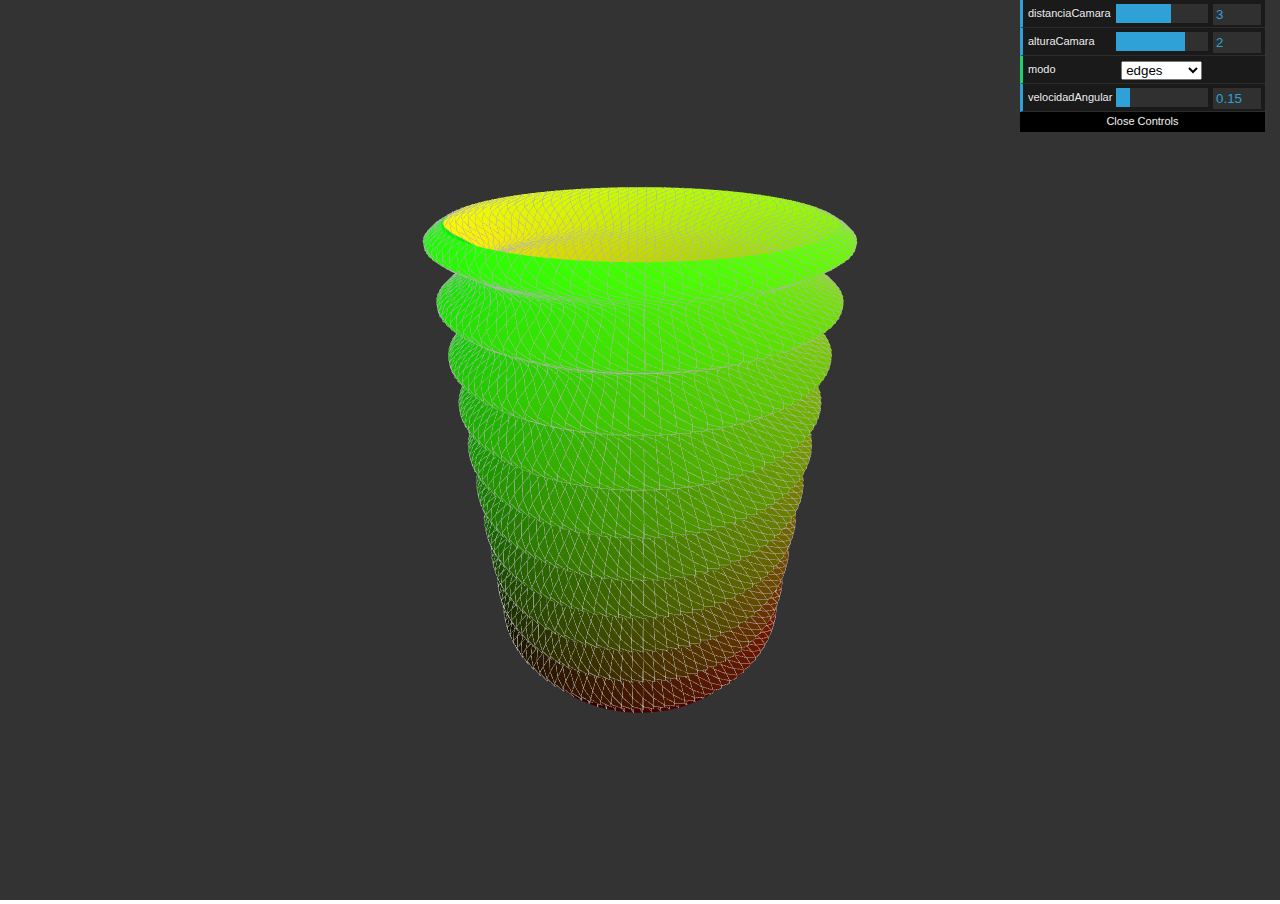
<file: demoGrillaNxM/index.html>
<!doctype html>
<head>
    <script src="js/jquery.js"></script>
    <script src="js/gl-matrix-3.3.0.js"></script>    
    <script src="js/webgl-utils.js"></script>
    <script src="js/dat.gui.js"></script>
    <script src="modulo-geometria.js"></script>
    <style>
        html{
            height: 100%;
        }
        body{
            padding: 0;
            margin: 0;
            height: 100%;;
        }

        #myCanvas{
            width: 100%;
            height: 100%;
            overflow: hidden;
        }
    </style>

</head>

<body>
           
    <canvas id="myCanvas" >
        Your browser does not support the HTML5 canvas element.
    </canvas>
        
    
    <script>

        var vertexShaderFile="vertex-shader.glsl";
        var modo="edges"; // wireframe, smooth, edges
        var shaderProgram;
        var time=0;

        var gl;
        var mat4=glMatrix.mat4;
        var mat3=glMatrix.mat3;
        var vec3=glMatrix.vec3;   
        
        var earth;
            
        var $canvas=$("#myCanvas");
        var aspect=$canvas.width()/$canvas.height();

        var distanciaCamara=3;
        var alturaCamara=2;
        var velocidadAngular=0.15;
        
        var lighting="true";

        var vertexShaderSource;
        var fragmentShaderSource;

        var matrizProyeccion = mat4.create();            
        var matrizVista = mat4.create();            
        var matrizModelado = mat4.create();  
        
        

        function initGL(canvas) {

            try {
                gl = canvas.getContext("webgl");
                gl.canvas.width=$canvas.width();
                gl.canvas.height=$canvas.height();                
            } catch (e) {
                console.error(e);
            }
            if (!gl) {
                alert("Could not initialise WebGL, sorry :-(");
            }
        }

        function loadShaders(){

            $.when(loadVS(), loadFS()).done(function(res1,res2){
                //this code is executed when all ajax calls are done     
                webGLStart();
            });

            function loadVS() {
                return  $.ajax({
                    url: "shaders/"+vertexShaderFile,
                    success: function(result){
                        vertexShaderSource=result;
                    }
                });
            }   

            function loadFS() {
                return  $.ajax({
                    url: "shaders/fragment-shader.glsl",
                    success: function(result){
                        fragmentShaderSource=result;
                    }
                });
            }
        }
        
        function getShader(gl,code,type) {

            var shader;

            if (type == "fragment") 
                shader = gl.createShader(gl.FRAGMENT_SHADER);
            else // "vertex"
                shader = gl.createShader(gl.VERTEX_SHADER);
            
            gl.shaderSource(shader, code);
            gl.compileShader(shader);
    
            if (!gl.getShaderParameter(shader, gl.COMPILE_STATUS)) {
                console.error(gl.getShaderInfoLog(shader));
                return null;
            }    
            return shader;
        }
        
        function onResize(){
            gl.canvas.width=$canvas.width();
            gl.canvas.height=$canvas.height();
            aspect=$canvas.width()/$canvas.height();
        }

        function getShaderSource(url) {
            var req = new XMLHttpRequest();
            req.open("GET", url, false);
            req.send(null);
            return (req.status == 200) ? req.responseText : null;
        }; 

        function initShaders() {
    
            var fragmentShader= getShader(gl, vertexShaderSource,"vertex");
            var vertexShader= getShader(gl, fragmentShaderSource,"fragment");

            shaderProgram = gl.createProgram();
            gl.attachShader(shaderProgram, vertexShader);
            gl.attachShader(shaderProgram, fragmentShader);
            gl.linkProgram(shaderProgram);
    
            if (!gl.getProgramParameter(shaderProgram, gl.LINK_STATUS)) {
                alert("Could not initialise shaders");
            }
    
            gl.useProgram(shaderProgram);
    
            shaderProgram.vertexPositionAttribute = gl.getAttribLocation(shaderProgram, "aPosition");
            gl.enableVertexAttribArray(shaderProgram.vertexPositionAttribute);
    
            shaderProgram.textureCoordAttribute = gl.getAttribLocation(shaderProgram, "aUv");
            gl.enableVertexAttribArray(shaderProgram.textureCoordAttribute);
    
            shaderProgram.vertexNormalAttribute = gl.getAttribLocation(shaderProgram, "aNormal");
            gl.enableVertexAttribArray(shaderProgram.vertexNormalAttribute);
    
            shaderProgram.pMatrixUniform = gl.getUniformLocation(shaderProgram, "uPMatrix");
            shaderProgram.mMatrixUniform = gl.getUniformLocation(shaderProgram, "uMMatrix");
            shaderProgram.vMatrixUniform = gl.getUniformLocation(shaderProgram, "uVMatrix");
            shaderProgram.nMatrixUniform = gl.getUniformLocation(shaderProgram, "uNMatrix");
            shaderProgram.samplerUniform = gl.getUniformLocation(shaderProgram, "uSampler");
            shaderProgram.useLightingUniform = gl.getUniformLocation(shaderProgram, "uUseLighting");
            shaderProgram.ambientColorUniform = gl.getUniformLocation(shaderProgram, "uAmbientColor");
            shaderProgram.frameUniform = gl.getUniformLocation(shaderProgram, "time");
            shaderProgram.lightingDirectionUniform = gl.getUniformLocation(shaderProgram, "uLightPosition");
            shaderProgram.directionalColorUniform = gl.getUniformLocation(shaderProgram, "uDirectionalColor");
        }
        
    
        function setMatrixUniforms() {
            
            gl.uniformMatrix4fv(shaderProgram.mMatrixUniform, false, matrizModelado);
            gl.uniformMatrix4fv(shaderProgram.vMatrixUniform, false, matrizVista);
            gl.uniformMatrix4fv(shaderProgram.pMatrixUniform, false, matrizProyeccion);
    
            var normalMatrix = mat3.create();
            mat3.fromMat4(normalMatrix,matrizModelado); // normalMatrix= (inversa(traspuesta(matrizModelado)));
    
            mat3.invert(normalMatrix, normalMatrix);
            mat3.transpose(normalMatrix,normalMatrix);

            gl.uniformMatrix3fv(shaderProgram.nMatrixUniform, false, normalMatrix);
        }
              
        function drawScene() {
        
            // Se configura el viewport dentro del "canvas". 
            // En este caso se utiliza toda el área disponible
            gl.viewport(0, 0, $canvas.width(), $canvas.height());
            
            // Se habilita el color de borrado para la pantalla (Color Buffer) y otros buffers
            gl.clearColor(0.2,0.2,0.2,1);
            gl.clear(gl.COLOR_BUFFER_BIT | gl.DEPTH_BUFFER_BIT);
    
            // Se configura la matriz de proyección
            mat4.identity(matrizProyeccion);
            mat4.perspective(matrizProyeccion, 30, aspect, 0.1, 100.0);
            mat4.scale(matrizProyeccion,matrizProyeccion,[1,-1,1]); // parche para hacer un flip de Y, parece haber un bug en glmatrix
               
            // Se inicializan las variables asociadas con la Iluminación
            
            gl.uniform1f(shaderProgram.frameUniform, time/10.0 );
            gl.uniform3f(shaderProgram.ambientColorUniform, 0.6, 0.6, 0.6 );
            gl.uniform3f(shaderProgram.directionalColorUniform, 1.2, 1.1, 0.7);
            gl.uniform1i(shaderProgram.useLightingUniform,(lighting=="true"));
            
            // Definimos la ubicación de la camara                        
            
            mat4.lookAt(matrizVista,
                vec3.fromValues(0,alturaCamara,distanciaCamara),
                vec3.fromValues(0,0,0),
                vec3.fromValues(0,1,0)
            );
                
            var lightPosition = [10.0,0.0, 3.0];  
            gl.uniform3fv(shaderProgram.lightingDirectionUniform, lightPosition);            

            setMatrixUniforms();    
            dibujarGeometria();
            
        }
        
        function tick() {
            requestAnimFrame(tick);
            time+=1/60;
            
            // acumulo rotaciones en matrizModelado		        
            mat4.rotate(matrizModelado, matrizModelado,0.03*velocidadAngular, [0, 1, 0]);
                    
            drawScene();
        }
            
        function initMenu(){
            var gui = new dat.GUI();
            gui.add(window, "distanciaCamara",0.01,5).step(0.01);
            gui.add(window, "alturaCamara",-4,4).step(0.01);;
            gui.add(window, "modo",["wireframe","smooth","edges"]);
            gui.add(window, "velocidadAngular",0, 1).step(0.01);
            
            
        }

        function webGLStart() {
            var canvas = document.getElementById("myCanvas");
            initGL(canvas);
            initShaders();

            
            crearGeometria();

            gl.clearColor(66.2, 0.2, 0.2, 1.0);
            gl.clear(gl.COLOR_BUFFER_BIT);
            gl.enable(gl.DEPTH_TEST);
    
            $(window).on("resize",onResize);
            initMenu();
            tick();
        }
    
        // cuando el documento HTML esta completo, iniciamos la aplicación
        $(document).ready(function(){
            loadShaders();
        })

    </script>
    
</body>
</html>
</file>
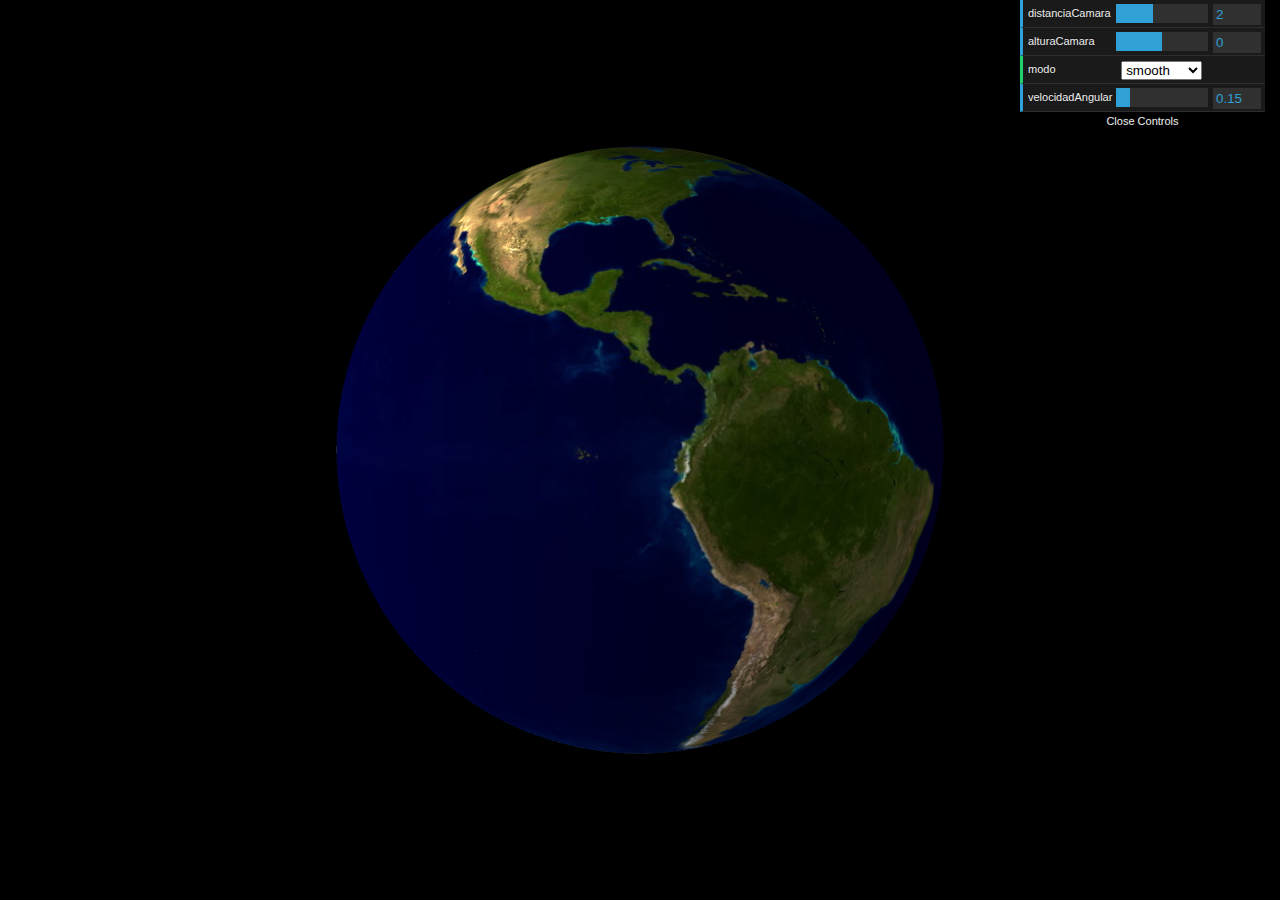
<file: demoPlanetaTierra/index.html>
<!doctype html>
<head>
    <script src="js/jquery.js"></script>
    <script src="js/gl-matrix-3.3.0.js"></script>    
    <script src="js/webgl-utils.js"></script>
    <script src="js/dat.gui.js"></script>
    <style>
        html{
            height: 100%;
        }
        body{
            padding: 0;
            margin: 0;
            height: 100%;;
        }

        #myCanvas{
            width: 100%;
            height: 100%;
            overflow: hidden;
        }
    </style>

</head>

<body>
           
    <canvas id="myCanvas" >
        Your browser does not support the HTML5 canvas element.
    </canvas>
        
    
    <script>
        // Tomo por GET que vertex-shader usar segun la variable 'ejercicio'

        function getURLParam(param){
            return new URLSearchParams(window.location.search).get(param);
        }

        var vertexShaderList={
            1:'vertex-shader-ej1.glsl',
            2:'vertex-shader-ej2.glsl',
            3:'vertex-shader-ej3.glsl',
            4:'vertex-shader-ej4.glsl',
        };
        var vertexShaderFile="vertex-shader.glsl";  //default
        
        var numEjercicio = getURLParam('ejercicio');
        if (numEjercicio && vertexShaderList.hasOwnProperty(numEjercicio)) {
            vertexShaderFile = vertexShaderList[numEjercicio];
        }
        console.log(vertexShaderFile);

        var modo="smooth"; // wireframe, smooth, edges
        var shaderProgram;
        var time=0;

        var gl;
        var mat4=glMatrix.mat4;
        var mat3=glMatrix.mat3;
        var vec3=glMatrix.vec3;   
        
        var earth;
            
        var $canvas=$("#myCanvas");
        var aspect=$canvas.width()/$canvas.height();

        var distanciaCamara=2;
        var alturaCamara=0;
        var velocidadAngular=0.15;
        var segmentos=128;
        var lighting="true";

        var vertexShaderSource;
        var fragmentShaderSource;

        var matrizProyeccion = mat4.create();            
        var matrizVista = mat4.create();            
        var matrizModelado = mat4.create();        

        function initGL(canvas) {

            try {
                gl = canvas.getContext("webgl");
                gl.canvas.width=$canvas.width();
                gl.canvas.height=$canvas.height();                
            } catch (e) {
                console.error(e);
            }
            if (!gl) {
                alert("Could not initialise WebGL, sorry :-(");
            }
        }

        function loadShaders(){

            $.when(loadVS(), loadFS()).done(function(res1,res2){
                //this code is executed when all ajax calls are done     
                webGLStart();
            });

            function loadVS() {
                return  $.ajax({
                    url: "shaders/"+vertexShaderFile,
                    success: function(result){
                        vertexShaderSource=result;
                    }
                });
            }   

            function loadFS() {
                return  $.ajax({
                    url: "shaders/fragment-shader.glsl",
                    success: function(result){
                        fragmentShaderSource=result;
                    }
                });
            }
        }
        
        function getShader(gl,code,type) {

            var shader;

            if (type == "fragment") 
                shader = gl.createShader(gl.FRAGMENT_SHADER);
            else // "vertex"
                shader = gl.createShader(gl.VERTEX_SHADER);
            
            gl.shaderSource(shader, code);
            gl.compileShader(shader);
    
            if (!gl.getShaderParameter(shader, gl.COMPILE_STATUS)) {
                console.error(gl.getShaderInfoLog(shader));
                return null;
            }    
            return shader;
        }
        
        function onResize(){
            gl.canvas.width=$canvas.width();
            gl.canvas.height=$canvas.height();
            aspect=$canvas.width()/$canvas.height();
        }

        function getShaderSource(url) {
            var req = new XMLHttpRequest();
            req.open("GET", url, false);
            req.send(null);
            return (req.status == 200) ? req.responseText : null;
        }; 

        function initShaders() {
    
            var fragmentShader= getShader(gl, vertexShaderSource,"vertex");
            var vertexShader= getShader(gl, fragmentShaderSource,"fragment");

            shaderProgram = gl.createProgram();
            gl.attachShader(shaderProgram, vertexShader);
            gl.attachShader(shaderProgram, fragmentShader);
            gl.linkProgram(shaderProgram);
    
            if (!gl.getProgramParameter(shaderProgram, gl.LINK_STATUS)) {
                alert("Could not initialise shaders");
            }
    
            gl.useProgram(shaderProgram);
    
            shaderProgram.vertexPositionAttribute = gl.getAttribLocation(shaderProgram, "aPosition");
            gl.enableVertexAttribArray(shaderProgram.vertexPositionAttribute);
    
            shaderProgram.textureCoordAttribute = gl.getAttribLocation(shaderProgram, "aUv");
            gl.enableVertexAttribArray(shaderProgram.textureCoordAttribute);
    
            shaderProgram.vertexNormalAttribute = gl.getAttribLocation(shaderProgram, "aNormal");
            gl.enableVertexAttribArray(shaderProgram.vertexNormalAttribute);
    
            shaderProgram.pMatrixUniform = gl.getUniformLocation(shaderProgram, "uPMatrix");
            shaderProgram.mMatrixUniform = gl.getUniformLocation(shaderProgram, "uMMatrix");
            shaderProgram.vMatrixUniform = gl.getUniformLocation(shaderProgram, "uVMatrix");
            shaderProgram.nMatrixUniform = gl.getUniformLocation(shaderProgram, "uNMatrix");
            shaderProgram.samplerUniform = gl.getUniformLocation(shaderProgram, "uSampler");
            shaderProgram.useLightingUniform = gl.getUniformLocation(shaderProgram, "uUseLighting");
            shaderProgram.ambientColorUniform = gl.getUniformLocation(shaderProgram, "uAmbientColor");
            shaderProgram.frameUniform = gl.getUniformLocation(shaderProgram, "time");
            shaderProgram.lightingDirectionUniform = gl.getUniformLocation(shaderProgram, "uLightPosition");
            shaderProgram.directionalColorUniform = gl.getUniformLocation(shaderProgram, "uDirectionalColor");
        }
        
        function onTextureLoaded() {

            gl.pixelStorei(gl.UNPACK_FLIP_Y_WEBGL, true);
            gl.bindTexture(gl.TEXTURE_2D, earth.texture);
            gl.texImage2D(gl.TEXTURE_2D, 0, gl.RGBA, gl.RGBA, gl.UNSIGNED_BYTE, earth.texture.image);
            gl.texParameteri(gl.TEXTURE_2D, gl.TEXTURE_MAG_FILTER, gl.LINEAR);
            gl.texParameteri(gl.TEXTURE_2D, gl.TEXTURE_MIN_FILTER, gl.LINEAR_MIPMAP_NEAREST);
            gl.generateMipmap(gl.TEXTURE_2D);
    
            gl.bindTexture(gl.TEXTURE_2D, null);
        }
    
        function setMatrixUniforms() {
            
            gl.uniformMatrix4fv(shaderProgram.mMatrixUniform, false, matrizModelado);
            gl.uniformMatrix4fv(shaderProgram.vMatrixUniform, false, matrizVista);
            gl.uniformMatrix4fv(shaderProgram.pMatrixUniform, false, matrizProyeccion);
    
            var normalMatrix = mat3.create();
            mat3.fromMat4(normalMatrix,matrizModelado); // normalMatrix= (inversa(traspuesta(matrizModelado)));
    
            mat3.invert(normalMatrix, normalMatrix);
            mat3.transpose(normalMatrix,normalMatrix);

            gl.uniformMatrix3fv(shaderProgram.nMatrixUniform, false, normalMatrix);
        }
            
        function TexturedSphere(latitude_bands, longitude_bands){
    
            this.latitudeBands = latitude_bands;
            this.longitudeBands = longitude_bands;
            
            this.position_buffer = null;
            this.normal_buffer = null;
            this.texture_coord_buffer = null;
            this.index_buffer = null;
    
            this.webgl_position_buffer = null;
            this.webgl_normal_buffer = null;
            this.webgl_texture_coord_buffer = null;
            this.webgl_index_buffer = null;
            
            this.texture = null;
    
            this.initTexture = function(texture_file){
                
                this.texture = gl.createTexture();
                this.texture.image = new Image();
    
                this.texture.image.onload = function () {
                       onTextureLoaded()
                }
                this.texture.image.src = texture_file;
            }
    
    
            // Se generan los vertices para la esfera, calculando los datos para una esfera de radio 1
            // Y también la información de las normales y coordenadas de textura para cada vertice de la esfera
            // La esfera se renderizara utilizando triangulos, para ello se arma un buffer de índices 
            // a todos los triángulos de la esfera
            
            this.initBuffers = function(){
    
                this.position_buffer = [];
                this.normal_buffer = [];
                this.texture_coord_buffer = [];
    
                var latNumber;
                var longNumber;
    
                for (latNumber=0; latNumber <= this.latitudeBands; latNumber++) {
                    var theta =latNumber * Math.PI / (this.latitudeBands);
                    var sinTheta = Math.sin(theta);
                    var cosTheta = Math.cos(theta);
    

                    for (longNumber=0; longNumber <= this.longitudeBands; longNumber++) {
                        var phi = longNumber * 2 * Math.PI / this.longitudeBands;
                        var sinPhi = Math.sin(phi);
                        var cosPhi = Math.cos(phi);
    
                        var r=1;                        

                        var x = cosPhi * sinTheta*r;
                        var y = cosTheta*r;
                        var z = sinPhi * sinTheta*r;

                        var u =  (longNumber / this.longitudeBands);
                        var v = 1-(latNumber / this.latitudeBands);
    
                        this.normal_buffer.push(x);
                        this.normal_buffer.push(y);
                        this.normal_buffer.push(z);
    
                        this.texture_coord_buffer.push(u);
                        this.texture_coord_buffer.push(v);
                        
                        this.position_buffer.push(x);
                        this.position_buffer.push(y);
                        this.position_buffer.push(z);
                    }
                }
    
                // Buffer de indices de los triangulos
                this.index_buffer = [];
              
                for (latNumber=0; latNumber < this.latitudeBands; latNumber++) {
                    for (longNumber=0; longNumber < this.longitudeBands; longNumber++) {

                        var first = (latNumber * (this.longitudeBands + 1)) + longNumber;
                        var second = first + this.longitudeBands + 1;

                        this.index_buffer.push(first);
                        this.index_buffer.push(second);
                        this.index_buffer.push(first + 1);
    
                        this.index_buffer.push(second);
                        this.index_buffer.push(second + 1);
                        this.index_buffer.push(first + 1);
                        
                    }
                }
    
                // Creación e Inicialización de los buffers a nivel de OpenGL
                this.webgl_normal_buffer = gl.createBuffer();
                gl.bindBuffer(gl.ARRAY_BUFFER, this.webgl_normal_buffer);
                gl.bufferData(gl.ARRAY_BUFFER, new Float32Array(this.normal_buffer), gl.STATIC_DRAW);
                this.webgl_normal_buffer.itemSize = 3;
                this.webgl_normal_buffer.numItems = this.normal_buffer.length / 3;
    
                this.webgl_texture_coord_buffer = gl.createBuffer();
                gl.bindBuffer(gl.ARRAY_BUFFER, this.webgl_texture_coord_buffer);
                gl.bufferData(gl.ARRAY_BUFFER, new Float32Array(this.texture_coord_buffer), gl.STATIC_DRAW);
                this.webgl_texture_coord_buffer.itemSize = 2;
                this.webgl_texture_coord_buffer.numItems = this.texture_coord_buffer.length / 2;
    
                this.webgl_position_buffer = gl.createBuffer();
                gl.bindBuffer(gl.ARRAY_BUFFER, this.webgl_position_buffer);
                gl.bufferData(gl.ARRAY_BUFFER, new Float32Array(this.position_buffer), gl.STATIC_DRAW);
                this.webgl_position_buffer.itemSize = 3;
                this.webgl_position_buffer.numItems = this.position_buffer.length / 3;
    
                this.webgl_index_buffer = gl.createBuffer();
                gl.bindBuffer(gl.ELEMENT_ARRAY_BUFFER, this.webgl_index_buffer);
                gl.bufferData(gl.ELEMENT_ARRAY_BUFFER, new Uint16Array(this.index_buffer), gl.STATIC_DRAW);
                this.webgl_index_buffer.itemSize = 1;
                this.webgl_index_buffer.numItems = this.index_buffer.length;
            }
    
            this.draw = function(){
    
                // Se configuran los buffers que alimentaron el pipeline
                gl.bindBuffer(gl.ARRAY_BUFFER, this.webgl_position_buffer);
                gl.vertexAttribPointer(shaderProgram.vertexPositionAttribute, this.webgl_position_buffer.itemSize, gl.FLOAT, false, 0, 0);
    
                gl.bindBuffer(gl.ARRAY_BUFFER, this.webgl_texture_coord_buffer);
                gl.vertexAttribPointer(shaderProgram.textureCoordAttribute, this.webgl_texture_coord_buffer.itemSize, gl.FLOAT, false, 0, 0);
    
                gl.bindBuffer(gl.ARRAY_BUFFER, this.webgl_normal_buffer);
                gl.vertexAttribPointer(shaderProgram.vertexNormalAttribute, this.webgl_normal_buffer.itemSize, gl.FLOAT, false, 0, 0);
    
                gl.activeTexture(gl.TEXTURE0);
                gl.bindTexture(gl.TEXTURE_2D, this.texture);
                gl.uniform1i(shaderProgram.samplerUniform, 0);
                
                gl.bindBuffer(gl.ELEMENT_ARRAY_BUFFER, this.webgl_index_buffer);

                if (modo!="wireframe"){
                    gl.uniform1i(shaderProgram.useLightingUniform,(lighting=="true"));                    
                    gl.drawElements(gl.TRIANGLES, this.webgl_index_buffer.numItems, gl.UNSIGNED_SHORT, 0);
                }
                
                if (modo!="smooth") {
                    gl.uniform1i(shaderProgram.useLightingUniform,false);
                    gl.drawElements(gl.LINE_STRIP, this.webgl_index_buffer.numItems, gl.UNSIGNED_SHORT, 0);
                }
                
                
                /////////////////////////////////
            }
            
        }
        
        function drawScene() {
        
            // Se configura el viewport dentro del "canvas". 
            // En este caso se utiliza toda el área disponible
            gl.viewport(0, 0, $canvas.width(), $canvas.height());
            
            // Se habilita el color de borrado para la pantalla (Color Buffer) y otros buffers
            gl.clearColor(0.0,0.0,0.0,1);
            gl.clear(gl.COLOR_BUFFER_BIT | gl.DEPTH_BUFFER_BIT);
    
            // Se configura la matriz de proyección
            mat4.identity(matrizProyeccion);
            mat4.perspective(matrizProyeccion, 30, aspect, 0.1, 100.0);
            mat4.scale(matrizProyeccion,matrizProyeccion,[1,-1,1]); // parche para hacer un flip de Y, parece haber un bug en glmatrix
               
            // Se inicializan las variables asociadas con la Iluminación
            
            gl.uniform1f(shaderProgram.frameUniform, time/10.0 );
            gl.uniform3f(shaderProgram.ambientColorUniform, 0.6, 0.6, 0.6 );
            gl.uniform3f(shaderProgram.directionalColorUniform, 1.2, 1.1, 0.7);
            gl.uniform1i(shaderProgram.useLightingUniform,(lighting=="true"));
            
            // Definimos la ubicación de la camara                        
            
            mat4.lookAt(matrizVista,
                vec3.fromValues(0,alturaCamara,distanciaCamara),
                vec3.fromValues(0,0,0),
                vec3.fromValues(0,1,0)
            );
                
            var lightPosition = [10.0,0.0, 3.0];  
            gl.uniform3fv(shaderProgram.lightingDirectionUniform, lightPosition);            

            setMatrixUniforms();    
            earth.draw();            
            
        }
        
        function tick() {
            requestAnimFrame(tick);
            time+=1/60;
            
            // acumulo rotaciones en matrizModelado		        
            mat4.rotate(matrizModelado, matrizModelado,0.03*velocidadAngular, [0, 1, 0]);
                    
            drawScene();
        }
            
        function initMenu(){
            var gui = new dat.GUI();
            gui.add(window, "distanciaCamara",0.01,5).step(0.01);
            gui.add(window, "alturaCamara",-2,2).step(0.01);;
            gui.add(window, "modo",["wireframe","smooth","edges"]);
            gui.add(window, "velocidadAngular",0, 1).step(0.01);
            
            
        }

        function webGLStart() {
            var canvas = document.getElementById("myCanvas");
            initGL(canvas);
            initShaders();
    
            earth = new TexturedSphere(segmentos, segmentos);
            earth.initBuffers();
            earth.initTexture("img/tierra.jpg");
            
            gl.clearColor(0.0, 0.0, 0.0, 1.0);
            gl.enable(gl.DEPTH_TEST);
    
            $(window).on("resize",onResize);
            initMenu();
            tick();
        }
    
        // cuando el documento HTML esta completo, iniciamos la aplicación
        $(document).ready(function(){
            loadShaders();
        })

    </script>
    
</body>
</html>
</file>
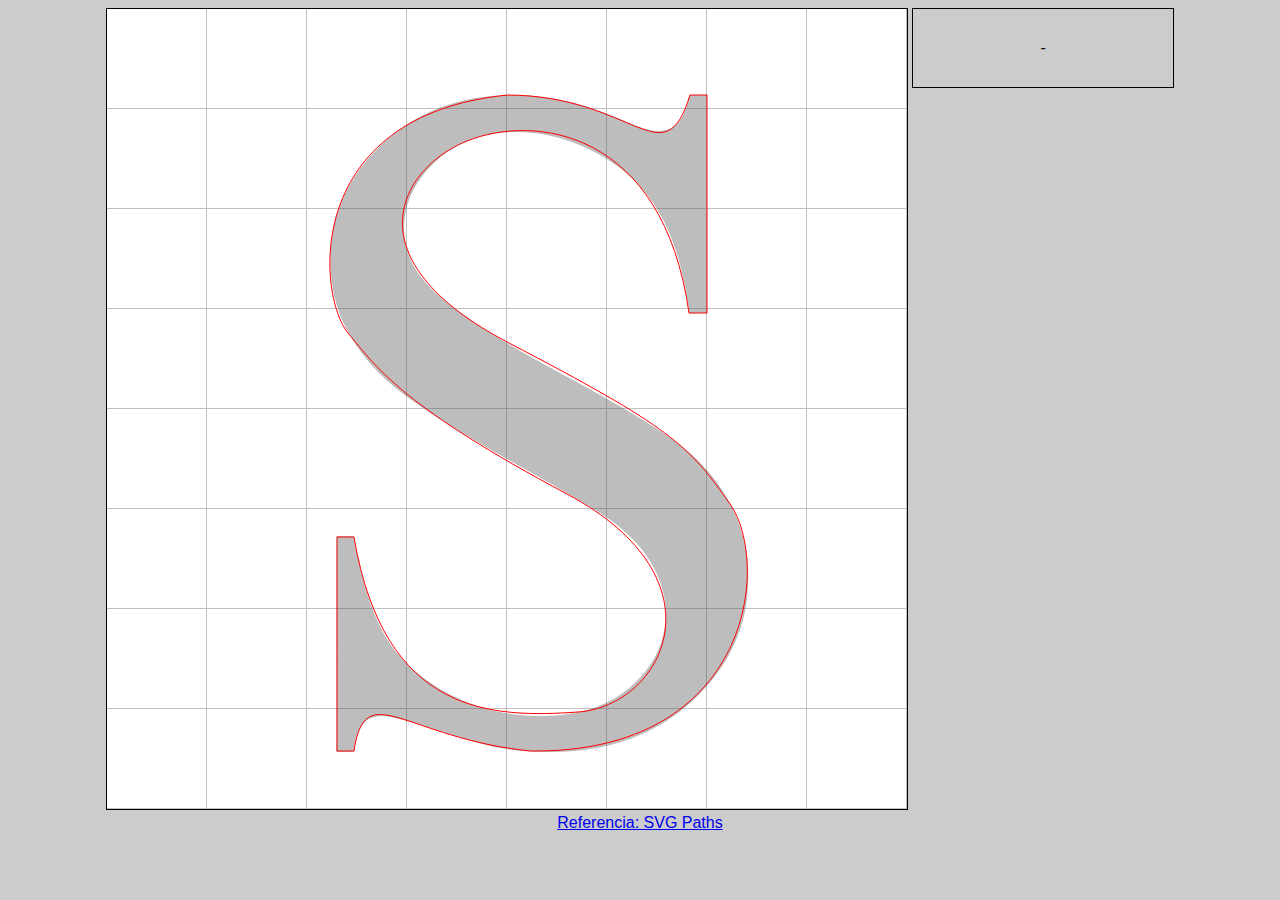
<file: ejCurvasBezier/index.html>
<!DOCTYPE html>	
<html>
<style>


	body{
		background-color:#CCCCCC;
		font-family:arial;
		font-size:16px;
		
	}

	#svg{
		background-image: url("s.png");	
		border:1px solid black;
        display: inline-block;
		
		
	}

	#info{
        padding: 30px;
        vertical-align: top;;       
        min-width: 200px;;
        
		
		border:1px solid black;
        display: inline-block;
	}
    #container{
        display: block;
        text-align: center;
    }
</style>
<script src="js/jquery.min.js"></script>

<body>

	
    <div id="container">
	<svg  id="svg" width="800" height="800" xmlns="http://www.w3.org/2000/svg" fill="transparent">
	
		  <!-- Dibuja una curva Bezier cubica -->
		  <path d="M 247 742 C 243 742, 238 742, 230 742 C 230 537, 230 532, 230 528 C 238 528, 243 528, 247 528 C 277 707, 386 709, 471 703 S 621 571, 460 485 S 272 362, 241 324 S 195 106, 401 86 C 528 87, 557 170, 583 86 C 590 86, 595 86, 600 86 C 600 120, 600 220 ,600 304 C 595 304, 590 304, 582 304 C 556 120, 427 105, 360 132 S 241 250, 402 334 S 582 436, 623 495 S 645 745, 423 742 C 298 729, 258 667, 247 742" stroke="red" fill="transparent"/>
		
          <!-- Dibuja el grafo de control !-->
          <!--
		  <path d="M 247 742 L 243 742 L 238 742 L 230 742 L 230 537 L 230 532 L 230 528 L 238 528 L 243 528 L 247 528 L 277 707 L 386 709 L 471 703 L 621 571 L 460 485 L 272 362 L 241 324 L 195 106 L 401 86 L 528 87 L 557 170 L 583 86 L 590 86 L 595 86 L 600 86 L 600 120 L 600 220 L 600 304 L 595 304 L 590 304 L 582 304 L 556 120 L 427 105 L 360 132 L 241 250 L 402 334 L 582 436 L 623 495 L 645 745 L 423 742 L 298 729 L 258 667 L 247 742" stroke="blue" fill="transparent"/>
          -->
	</svg>	
        <div id="info">
        -
        </div>
        <br>
        <a href="https://developer.mozilla.org/en-US/docs/Web/SVG/Tutorial/Paths">Referencia: SVG Paths<a/>
    </div>
	

    
        
    <script>

        $("#svg").mousemove(function(e){
        
            var x=e.pageX;
            var y=e.pageY;
            
            $("#info").html("x:"+x+" y:"+y);
        });

    </script>

</body>
</html>
</file>
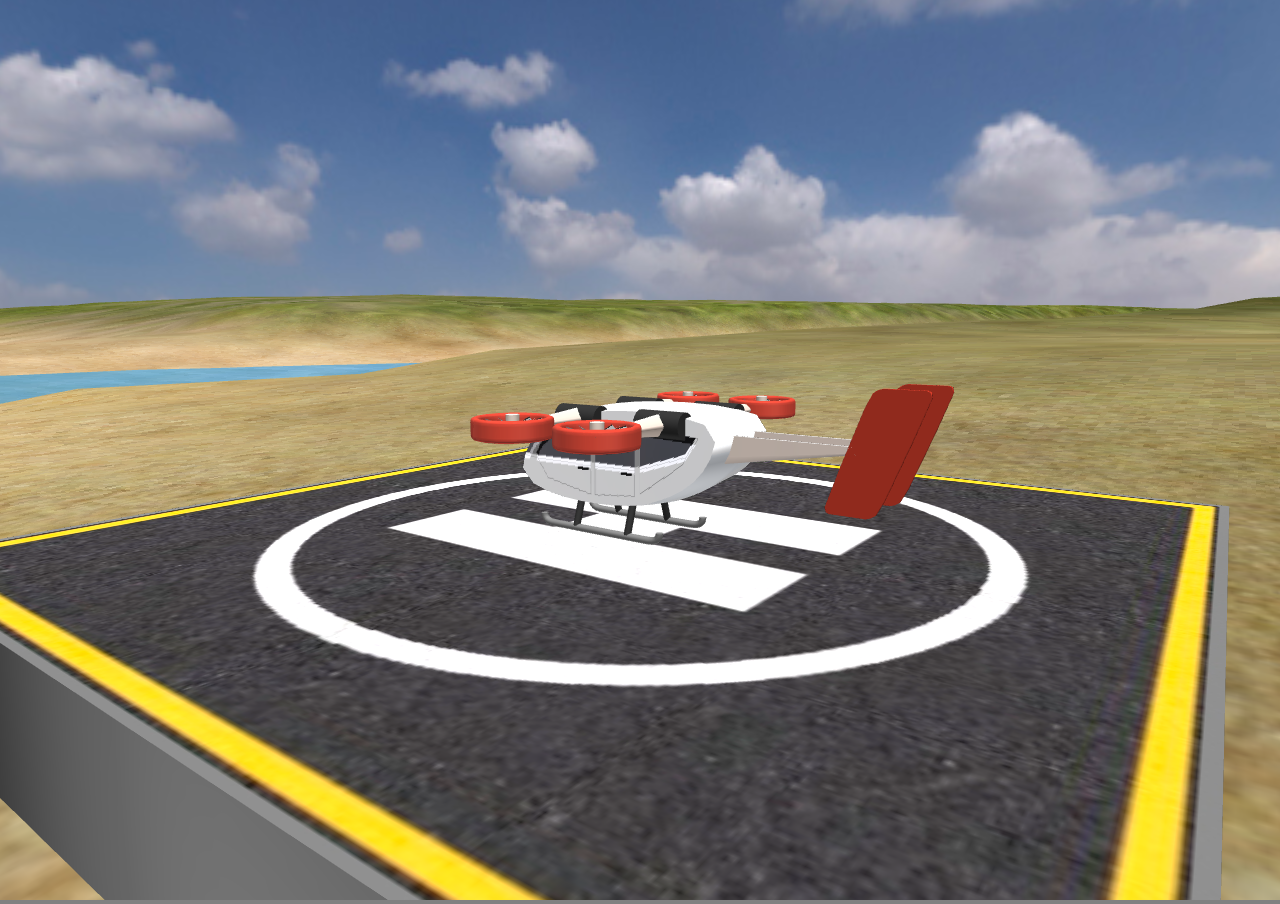
<file: tp2/index.html>
<!doctype html>
<html lang="es-AR">
    <meta charset="UTF-8"/>
    <head>
        <title></title>
        <link rel="stylesheet" href="style.css">
    </head>
    <body>
        <canvas id="my-canvas">
            Your browser does not support the HTML5 canvas element.
        </canvas>

        <script type="text/javascript" src="vendor/js/gl-matrix.js"></script>
        <script type="text/javascript" src="vendor/js/jquery-3.5.1.js"></script>
        <script type="text/javascript" src="js/webgl.js"></script>
        <script type="text/javascript" src="js/grid3D.js"></script>
        <script type="text/javascript" src="js/commonSurfaces.js"></script>
        <script type="text/javascript" src="js/helicopterSurfaces.js"></script>
        <script type="text/javascript" src="js/object3d.js"></script>
        <script type="text/javascript" src="js/cameras.js"></script>
        <script type="text/javascript" src="js/cameraController.js"></script>
        <script type="text/javascript" src="js/helicopterController.js"></script>
        <script type="text/javascript" src="js/texture.js"></script>


        <script type="x-shader/x-vertex" id="vertex-shader">
            precision highp float;

            attribute vec3 aVertexPosition;
            attribute vec3 aVertexNormal;
            attribute vec2 aUV;

            uniform mat4 modelMatrix;
            uniform mat4 viewMatrix;
            uniform mat4 projMatrix;

            uniform mat4 normalMatrix;

            uniform vec3 uCameraPosition;

            varying vec3 vNormal;
            varying vec3 vPosWorld;
            varying vec2 vUV;
            varying vec3 vToCamera;

            void main(void) {
                gl_Position = projMatrix * viewMatrix * modelMatrix * vec4(aVertexPosition, 1.0);

                vPosWorld = (modelMatrix*vec4(aVertexPosition,1.0)).xyz;    //la posicion en coordenadas de mundo
                vNormal = (normalMatrix*vec4(aVertexNormal,1.0)).xyz;       //la normal en coordenadas de mundo
                vUV = aUV;
                vToCamera = normalize(uCameraPosition - vPosWorld);
            }
        </script>

        <script type="x-shader/x-vertex" id="vertex-shader-terrain">
            precision highp float;

            attribute vec3 aVertexPosition;
            attribute vec2 aUV;

            uniform mat4 modelMatrix;
            uniform mat4 viewMatrix;
            uniform mat4 projMatrix;

            uniform mat4 normalMatrix;

            uniform vec3 uCameraPosition;

            uniform vec2 uOffsetUV;
            uniform float uScaleUV;

            varying vec3 vNormal;
            varying vec3 vPosWorld;
            varying vec2 vUV;
            varying vec3 vToCamera;

            uniform sampler2D uSampler0;
            uniform float uEpsilonUV;
            uniform float uEpsilonNormal;

            const float amplitud=40.0;

            void main(void) {
                vec3 position = aVertexPosition;
                vec2 uv = uOffsetUV + aUV*uScaleUV;

                vec4 center = texture2D(uSampler0, vec2(uv.s, uv.t));
                vec4 masU = texture2D(uSampler0, vec2(uv.s+uEpsilonUV, uv.t));
                vec4 masV = texture2D(uSampler0, vec2(uv.s, uv.t+uEpsilonUV));

                vec4 menosU = texture2D(uSampler0, vec2(uv.s-uEpsilonUV, uv.t));
                vec4 menosV = texture2D(uSampler0, vec2(uv.s, uv.t-uEpsilonUV));


                // elevamos la coordenada Y
                position.y+=center.x*amplitud;

                vec4 worldPos = modelMatrix*vec4(position, 1.0);

                gl_Position = projMatrix*viewMatrix*worldPos;

                vPosWorld=worldPos.xyz;

                /*
                 hay que calcular la normal ya que el valor original es la normal del plano
                 pero luego de elevar Y, el valor original no tiene sentido

                 La idea es calcular la diferencia de altura entre 2 muestras proximas
                 y estimar el vector tangente.

                 Haciendo lo mismo en el eje U y en el eje V tenemos 2 vectores tangentes a la superficie
                 Luego calculamos el producto vectorial y obtenemos la normal

                 Para tener un resultado con mayor precision, para cada eje U y V calculo 2 tangentes
                 y las promedio
                */

                float angU=atan((masU.x-center.x)*amplitud, uEpsilonNormal);
                float angV=atan((masV.x-center.x)*amplitud, uEpsilonNormal);

                // tangentes en U y en V
                vec3 gradU1=vec3(cos(angU),sin(angU),0.0);
                vec3 gradV1=vec3(0.0      ,sin(angV),cos(angV));

                angU=atan((center.x-menosU.x)*amplitud, uEpsilonNormal);
                angV=atan((center.x-menosV.x)*amplitud, uEpsilonNormal);

                // segundo conjunto de tangentes en U y en V
                vec3 gradU2=vec3(cos(angU),sin(angU),0.0);
                vec3 gradV2=vec3(0.0      ,sin(angV),cos(angV));

                // calculo el producto vectorial
                vec3 tan1=(gradV1+gradV2)/2.0;
                vec3 tan2=(gradU1+gradU2)/2.0;
                vNormal=cross(tan1,tan2);
                vUV=uv;
                vToCamera = normalize(uCameraPosition - vPosWorld);
            }
        </script>

        <script type="x-shader/x-vertex" id="vertex-shader-sky">
            precision highp float;

            attribute vec3 aVertexPosition;
            attribute vec2 aUV;

            uniform mat4 modelMatrix;
            uniform mat4 viewMatrix;
            uniform mat4 projMatrix;

            uniform mat4 normalMatrix;

            uniform vec3 uCameraPosition;

            varying vec3 vPosWorld;
            varying vec2 vUV;

            void main(void) {
                gl_Position = projMatrix * viewMatrix * modelMatrix * vec4(aVertexPosition, 1.0);

                vPosWorld = (modelMatrix*vec4(aVertexPosition,1.0)).xyz;    //la posicion en coordenadas de mundo
                vUV = aUV;
            }
        </script>

        <script type="x-shader/x-fragment" id="fragment-shader">
            precision highp float;
            varying vec3 vNormal;
            varying vec3 vPosWorld;
            varying vec2 vUV;
            varying vec3 vToCamera;

            uniform sampler2D uSampler0;
            uniform sampler2D uSampler1;
            uniform sampler2D uSampler2;

            void main(void) {
                vec3 color=texture2D(uSampler0, vec2(vUV.s, vUV.t)).xyz;

                vec3 L = normalize(vec3(-1000,2000,-1000));
                vec3 N = normalize(vNormal);
                vec3 R = reflect(L,N);
                vec3 V = normalize(vToCamera);

                float Iamb = 0.3;
                float Idif = clamp(dot(N,L),0.0,1.0);
                float Ispe = 0.5*pow(clamp(dot(V,R),0.0,1.0), 2.0);

                color=( Iamb + Idif + Ispe )*color;

                vec3 Rsky = reflect(V,N);       // rayo reflejado
                float r = length(Rsky);
                float alfa = (atan(Rsky.z,Rsky.x)+3.14*0.5)/3.14;
                float beta = acos(Rsky.y/r)/3.14;
                vec3 skyReflect = texture2D(uSampler2, vec2(alfa, 1.0-beta)).xyz;
                float kSkyReflect = texture2D(uSampler1, vec2(vUV.s, vUV.t)).r;
                color += kSkyReflect*skyReflect;

                gl_FragColor = vec4(color,1.0);
            }
        </script>

        <script type="x-shader/x-fragment" id="fragment-shader-terrain">
            precision highp float;
            varying vec3 vNormal;
            varying vec3 vPosWorld;
            varying vec2 vUV;
            varying vec3 vToCamera;

            uniform sampler2D uSampler0;
            uniform sampler2D uSampler1;
            uniform sampler2D uSampler2;
            uniform sampler2D uSampler3;
            uniform sampler2D uSampler4;
            uniform sampler2D uSampler5;
            uniform sampler2D uSampler6;
            uniform sampler2D uSampler7;


            //--------------------------------------------------------------------------------------

            /* https://www.shadertoy.com/view/XsX3zB
             *
             * The MIT License
             * Copyright © 2013 Nikita Miropolskiy
             *
             * ( license has been changed from CCA-NC-SA 3.0 to MIT
             *
             *   but thanks for attributing your source code when deriving from this sample
             *   with a following link: https://www.shadertoy.com/view/XsX3zB )
             *
             * ~
             * ~ if you're looking for procedural noise implementation examples you might
             * ~ also want to look at the following shaders:
             * ~
             * ~ Noise Lab shader by candycat: https://www.shadertoy.com/view/4sc3z2
             * ~
             * ~ Noise shaders by iq:
             * ~     Value    Noise 2D, Derivatives: https://www.shadertoy.com/view/4dXBRH
             * ~     Gradient Noise 2D, Derivatives: https://www.shadertoy.com/view/XdXBRH
             * ~     Value    Noise 3D, Derivatives: https://www.shadertoy.com/view/XsXfRH
             * ~     Gradient Noise 3D, Derivatives: https://www.shadertoy.com/view/4dffRH
             * ~     Value    Noise 2D             : https://www.shadertoy.com/view/lsf3WH
             * ~     Value    Noise 3D             : https://www.shadertoy.com/view/4sfGzS
             * ~     Gradient Noise 2D             : https://www.shadertoy.com/view/XdXGW8
             * ~     Gradient Noise 3D             : https://www.shadertoy.com/view/Xsl3Dl
             * ~     Simplex  Noise 2D             : https://www.shadertoy.com/view/Msf3WH
             * ~     Voronoise: https://www.shadertoy.com/view/Xd23Dh
             * ~
             *
             */

            /* discontinuous pseudorandom uniformly distributed in [-0.5, +0.5]^3 */
            vec3 random3(vec3 c) {
                float j = 4096.0*sin(dot(c,vec3(17.0, 59.4, 15.0)));
                vec3 r;
                r.z = fract(512.0*j);
                j *= .125;
                r.x = fract(512.0*j);
                j *= .125;
                r.y = fract(512.0*j);
                return r-0.5;
            }

            /* skew constants for 3d simplex functions */
            const float F3 =  0.3333333;
            const float G3 =  0.1666667;

            /* 3d simplex noise */
            float noise(vec3 p) {
                /* 1. find current tetrahedron T and it's four vertices */
                /* s, s+i1, s+i2, s+1.0 - absolute skewed (integer) coordinates of T vertices */
                /* x, x1, x2, x3 - unskewed coordinates of p relative to each of T vertices*/

                /* calculate s and x */
                vec3 s = floor(p + dot(p, vec3(F3)));
                vec3 x = p - s + dot(s, vec3(G3));

                /* calculate i1 and i2 */
                vec3 e = step(vec3(0.0), x - x.yzx);
                vec3 i1 = e*(1.0 - e.zxy);
                vec3 i2 = 1.0 - e.zxy*(1.0 - e);

                /* x1, x2, x3 */
                vec3 x1 = x - i1 + G3;
                vec3 x2 = x - i2 + 2.0*G3;
                vec3 x3 = x - 1.0 + 3.0*G3;

                /* 2. find four surflets and store them in d */
                vec4 w, d;

                /* calculate surflet weights */
                w.x = dot(x, x);
                w.y = dot(x1, x1);
                w.z = dot(x2, x2);
                w.w = dot(x3, x3);

                /* w fades from 0.6 at the center of the surflet to 0.0 at the margin */
                w = max(0.6 - w, 0.0);

                /* calculate surflet components */
                d.x = dot(random3(s), x);
                d.y = dot(random3(s + i1), x1);
                d.z = dot(random3(s + i2), x2);
                d.w = dot(random3(s + 1.0), x3);

                /* multiply d by w^4 */
                w *= w;
                w *= w;
                d *= w;

                /* 3. return the sum of the four surflets */
                return dot(d, vec4(52.0));
            }

            //--------------------------------------------------------------------------------------

            vec3 getNormal() {
                return normalize(vNormal);
            }

            void main(void) {
                // Low zone (arena)
                vec3 sand1=texture2D(uSampler1,vUV*100.0).xyz;
                vec3 sand2=texture2D(uSampler1,vUV*50.0).xyz;
                vec3 sand3=texture2D(uSampler1,vUV*2.11).xyz;

                vec3 lowZone=mix(mix(sand1,sand2,0.5),sand3,0.3);

                // Medium zone (pasto y tierra)
                vec3 pasture1=texture2D(uSampler2,vUV*100.0).xyz;
                vec3 pasture2=texture2D(uSampler2,vUV*50.0).xyz;
                vec3 pasture3=texture2D(uSampler2,vUV*2.11).xyz;

                vec3 land1=texture2D(uSampler3,vUV*100.0).xyz;
                vec3 land2=texture2D(uSampler4,vUV*50.0).xyz;
                vec3 land3=texture2D(uSampler5,vUV*50.0).xyz;

                vec3 stone=texture2D(uSampler6,vUV*100.0).xyz;

                vec3 pastureColor=mix(mix(pasture1,pasture2,0.5),pasture3,0.3);

                vec3 landColor=mix(mix(land1,land2,0.7),land3,0.3);

                float noise4=noise(vUV.xyx*10.59);
                float noise5=noise(vUV.xyx*20.25);
                float noise6=noise(vUV.xyx*200.03);

                float mask2=mix(mix(noise4,noise5,0.5),noise6,0.3);
                mask2=smoothstep(-0.1,0.5,mask2);

                vec3 mediumZone=mix(pastureColor,landColor,mask2);

                // High zone (musgo)
                vec3 moss1=texture2D(uSampler7,vUV*50.0).xyz;
                vec3 moss2=texture2D(uSampler7,vUV*25.0).xyz;
                vec3 moss3=texture2D(uSampler7,vUV*2.11).xyz;

                float noise7=noise(vUV.xyx*200.59);
                float noise8=noise(vUV.xyx*400.25);
                float noise9=noise(vUV.xyx*800.03);

                float mask3=mix(mix(noise7,noise8,0.5),noise9,0.3);
                mask3=smoothstep(-0.1,0.5,mask3);

                vec3 highZone=mix(mix(moss1,moss2,0.5),moss3,0.3);
                highZone = mix(highZone,stone,mask3);

                float mixLowMedium=smoothstep(0.0,8.0,vPosWorld.y);
                float mixMediumHigh=smoothstep(10.0,20.0,vPosWorld.y);
                vec3 color = mix(mix(lowZone,mediumZone,mixLowMedium),highZone,mixMediumHigh);

                vec3 L = normalize(vec3(-1000,2000,-1000));
                vec3 N = getNormal();
                vec3 R = reflect(L,N);
                vec3 V = normalize(vToCamera);

                float Iamb = 0.2;
                float Idif = clamp(dot(N,L),0.0,1.0);
                float Ispe = 0.5*pow(clamp(dot(V,R),0.0,1.0), 2.0);

                color=( Iamb + Idif + Ispe )*color;

                gl_FragColor = vec4(color,1.0);
            }
        </script>

        <script type="x-shader/x-fragment" id="fragment-shader-water">
            precision highp float;
            varying vec3 vNormal;
            varying vec3 vPosWorld;
            varying vec2 vUV;
            varying vec3 vToCamera;

            uniform sampler2D uSampler0;
            uniform sampler2D uSampler1;
            uniform sampler2D uSampler2;

            uniform vec2 uOffsetUV;

            void main(void) {
                vec2 uvWater = vUV + uOffsetUV;
                vec3 water1=texture2D(uSampler0,uvWater*100.0).xyz;
                vec3 water2=texture2D(uSampler0,uvWater*50.0).xyz;
                vec3 water3=texture2D(uSampler0,uvWater*2.11).xyz;

                vec3 color=mix(mix(water1,water2,0.5),water3,0.3);

                vec3 L = normalize(vec3(-1000,2000,-1000));
                vec3 N = normalize(vNormal);
                vec3 R = reflect(L,N);
                vec3 V = normalize(vToCamera);

                float Iamb = 0.3;
                float Idif = clamp(dot(N,L),0.0,1.0);
                float Ispe = 0.5*pow(clamp(dot(V,R),0.0,1.0), 2.0);

                color=( Iamb + Idif + Ispe )*color;

                vec3 Rsky = reflect(V,N);       // rayo reflejado
                float r = length(Rsky);
                float alfa = (atan(Rsky.z,Rsky.x)+3.14*0.5)/3.14;
                float beta = acos(Rsky.y/r)/3.14;
                vec3 skyReflect = texture2D(uSampler2, vec2(alfa, 1.0-beta)).xyz;
                float kSkyReflect = texture2D(uSampler1, vec2(vUV.s, vUV.t)).r;
                color += kSkyReflect*skyReflect;

                gl_FragColor = vec4(color,1.0);
            }
        </script>

        <script type="x-shader/x-fragment" id="fragment-shader-sky">
            precision highp float;
            varying vec3 vPosWorld;
            varying vec2 vUV;

            uniform sampler2D uSampler0;

            void main(void) {
                gl_FragColor = texture2D(uSampler0, vUV);
            }
        </script>

        <script>
            $(document).ready(function(){
                initWebGL();
            });
        </script>


    </body>
</html>
</file>
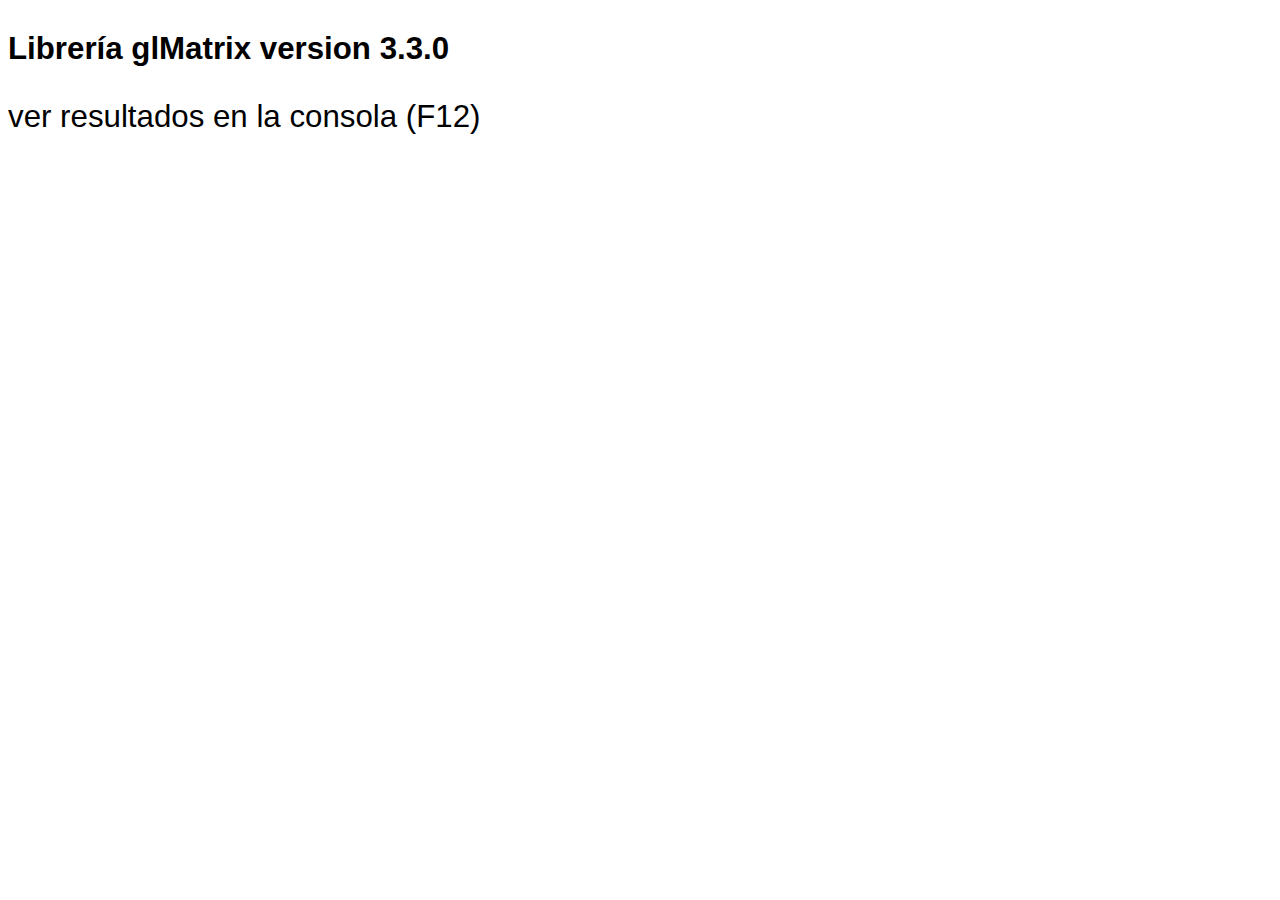
<file: demoGLMatrix/demoGLMatrix.html>
<!DOCTYPE html>
<html lang="es-AR">
	<head>
		<meta charset="UTF-8">
		<title></title>
    </head>
    <style>

        *{
            font-size: 125%;
            font-family: Arial;
        }
    </style>    

	<body>
		<script src="gl-matrix-3.3.0.js"></script>
		
		<h3>Librería glMatrix version 3.3.0</h3>
		<p> ver resultados en la consola (F12)</p>
		
		<script>

            /*
                Documentacion: http://glmatrix.net/docs/

                Objeto raiz: glMatrix
                Objetos principales: mat2, mat3, mat4, vec2, vec3, vec4

            */

            var vec3=glMatrix.vec3;  //defino vec3 para no tener que escribir glMatrix.vec3
            var mat4=glMatrix.mat4;

            // creo 5 matrices de 4x4 (son inicializadas como matrices identidad)
			var m1=mat4.create();            
			var m2=mat4.create();
			var m3=mat4.create();
			var m4=mat4.create();
			var m5=mat4.create();

            // m2 = MatrizTraslacion(2,2,2) * m1
			mat4.translate(m2,m1,[2,2,2]);

			console.log("m2:");
			console.dir(m2);

            // m3 = MatrizRotacion(45,[0,1,0]) * m3
			mat4.rotate(m3,m3,Math.PI/4,[0,1,0]);
			console.log("m3: rotacion 45 grados respecto del eje +Y");
			console.log(m3);

            // m4 = MatrizEscalado(3,3,3) * m4
			mat4.scale(m4,m4,[3,3,3]);		
			console.log("m4: escalado x 3");
			console.log(m4);
			
            // m5 = MatrizEscalado([2,2,2]) *  MatrizTraslacion([30,30,30]) * m5
			var m5=mat4.scale(m5,m5,[2,2,2]);
			var m5=mat4.translate(m5,m5,[30,30,30]);
			
			console.log("m5: Mescalado x Mtraslacion");
			console.log(m5);


            // creamos "pos" como vec3 a partir de valores
			var pos=vec3.fromValues(1,1,1);
            // creamos "pos2" como un nuevo vec3=(0,0,0):
			var pos2=vec3.create();

            // transformamos pos con m2;
			vec3.transformMat4(pos,pos,m2);

			console.log("m2 * pos:");
			console.log(pos);		
            
            // transformamos pos con m5;
			vec3.transformMat4(pos2,pos2,m5);

            console.log("m5 * pos2:");
            console.log(pos2);		


		</script>


	</body>
</html>
</file>
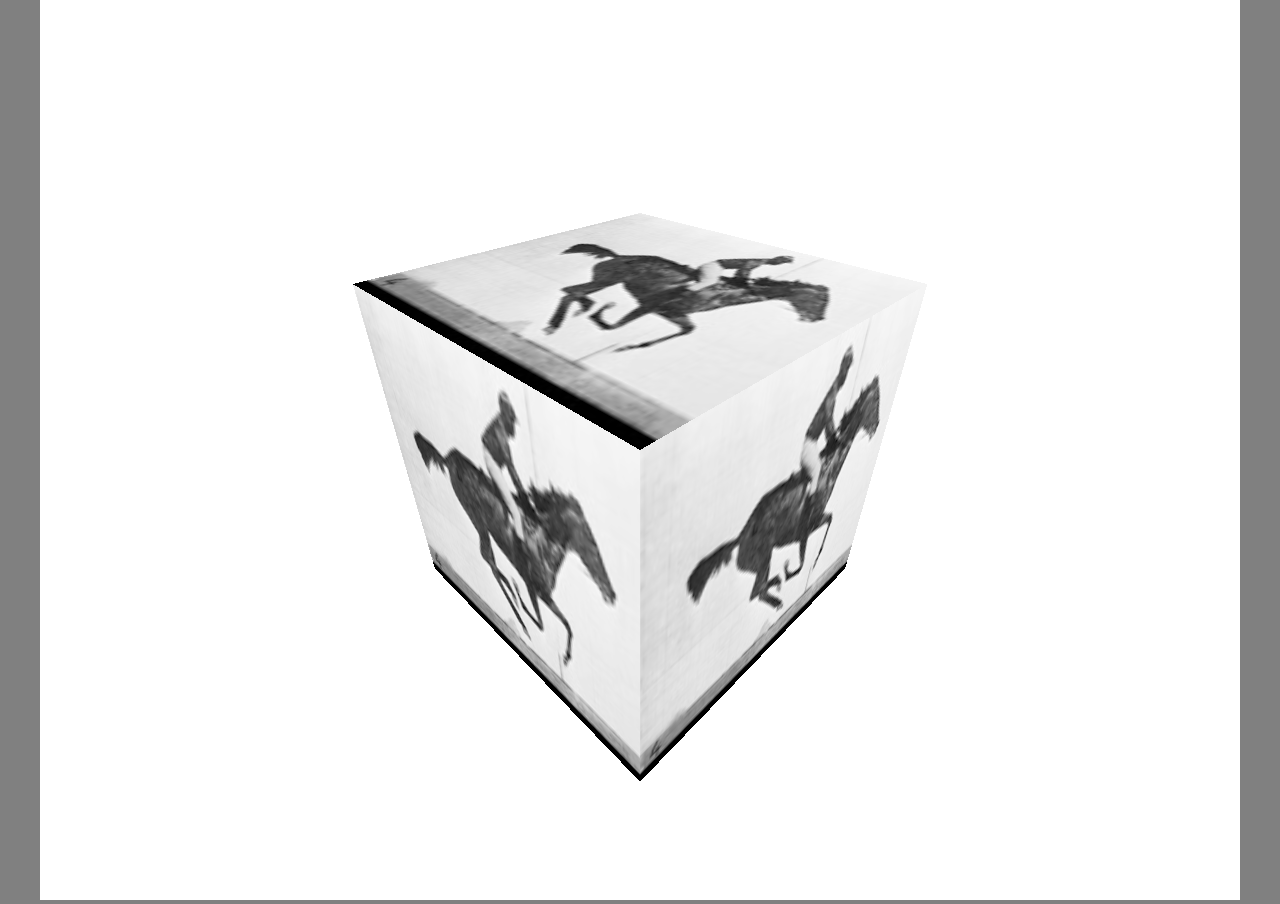
<file: demoMapeoUV/cubo.html>
<!DOCTYPE html>
<html>
<head lang="en">
    <meta charset="UTF-8">
    <title></title>

    <style>

    body{
      background-color: grey;
      margin: 0;
      padding: 0;
      text-align: center;
    }
    </style>
</head>
<body>

<div id="container">

</div>

<script type="x-shader/x-vertex" id="vertex-Shader">


    varying vec2 vUv;
    varying vec3 vPosModel;    
    varying vec3 vPosWorld; 

    
    uniform float t;        // tiempo en segundos
    uniform float frame;    // numero de frame (60 frames x segundo)
     

    void main() {

       vec4 aux = vec4(position,1.0);       
       vPosWorld = (modelMatrix * vec4(aux.xyz, 1.0 )).xyz;

       vec2 auxUv=uv;

       /*
            Objetivo
            --------
            Aplicar modificaciones a auxUV para que se reproduzcan los 16 cuadros de animacion 
            cubriendo cada cara completa del cubo;            

            Las variables t y frame son dependientes del tiempo.
            
            Suegerencias:
            1) Verificar que efecto tiene multiplicar auxUV por un factor de escala
            2) Verificar que efecto tiene sumar o restar un delta a auxUV.x o auxUV.y
            3) Pensar en que modificaciones deben hacerse para que mostrar un cuadro especifico en las caras del cubo.
            4) Incluir la variable tiempo

            tip: las funciones floor() y mod() pueden ser de utilizada

       */

       float factor = 15.0;     // cada cuantos frames se cambia la animacion

       auxUv = auxUv*0.25;
       auxUv.y = auxUv.y + 0.75;
       auxUv.x = auxUv.x + 0.25*mod(floor(frame/factor), 4.0);
       auxUv.y = auxUv.y - 0.25*mod(floor(frame/(factor*4.0)), 4.0);


       vUv = auxUv;
       gl_Position = projectionMatrix * modelViewMatrix * aux;
       
    }

</script>





<script type="x-shader/x-fragment" id="fragment-Shader">

    precision highp float;

    uniform sampler2D textura;

    varying vec2 vUv;
    varying vec3 vPosModel;    
    varying vec3 vPosWorld;   

   uniform float t;


    void main() {

       vec4 color = vec4(1.0,0.0,0.0, 1.0);      
    
       vec4 texColor=texture2D(textura, vUv); 
        
        color.x=texColor.x;
        color.y=texColor.y;
        color.z=texColor.z;


       gl_FragColor = color;

    }

</script>

<script src="js/three.min.js"></script>
<script src="js/jquery-1.9.1.js"></script>
<script src="js/controls/OrbitControls.js"></script>

<script>

    var scene, camera, renderer;
    
    var tex=THREE.ImageUtils.loadTexture( "img/horse.jpg");
    tex.wrapS = THREE.RepeatWrapping;
    tex.wrapT = THREE.RepeatWrapping;

    var attributes = {

    };

    var uniforms = {

        t: {
            type: 'f', // a float
            value: 0
        },    
        frame: {
            type: 'f', // a float
            value: 0
        },              
        textura: { 
          type: "t", 
          value:tex
        }
    };


    
    var shaderMaterial = new THREE.ShaderMaterial({
        attributes:     attributes,
        uniforms:       uniforms,
        vertexShader:   $('#vertex-Shader').text(),
        fragmentShader: $('#fragment-Shader').text(),
    });




   function configurarEcena() {

       var RENDER_WIDTH = 1200, RENDER_HEIGHT = 900;

       scene = new THREE.Scene();
       camera = new THREE.PerspectiveCamera(75, RENDER_WIDTH / RENDER_HEIGHT, 0.1, 1000);
       camera.position.set(5, 5, 5);       

       renderer = new THREE.WebGLRenderer({preserveDrawingBuffer: true, autoClear: false});
       renderer.setSize(RENDER_WIDTH, RENDER_HEIGHT);
       renderer.setClearColor(0xffffff, 1);

       var container = document.getElementById('container'); //esto vincula Three.js con el Canvas
       container.appendChild(renderer.domElement);
       controls = new THREE.OrbitControls(camera, container);

       controls.target.x = 0;
       controls.target.y = 0;
       controls.target.z = 0;

   }

   function agregarLuces()
   {
       var ambientLight = new THREE.AmbientLight( 0x404040 );
       scene.add( ambientLight );


       var pointLight = new THREE.PointLight( 0xffffff, 1, 1000 ); // definimos una fuente de Luz puntual de color blanco
       pointLight.position.set( 200, 500, 200 ); // definimos su posicion
       scene.add( pointLight ); // agregamos la luz a la escena

       var pointLight = new THREE.PointLight( 0xffffff, 1, 1000 );
       pointLight.position.set( -500, 500, 0 );
       scene.add( pointLight );

       var pointLight = new THREE.PointLight( 0xffffff, 1, 1000 );
       pointLight.position.set( -200, 500, 200 );
       scene.add( pointLight );


   }
   var modelo;


    var frame=0;

    function render() {
        controls.update();
        requestAnimationFrame(render);
       
        uniforms.t.value += 1/60;      
        uniforms.frame.value += 1;
        renderer.render(scene, camera,false,false);
        frame++;
    };

    configurarEcena();
    agregarLuces();

    var geometry = new THREE.BoxGeometry( 5, 5, 5 );
    var material = new THREE.MeshBasicMaterial( {color: 0x00ff00} );
    var cube = new THREE.Mesh( geometry, shaderMaterial );
    //cube.position.y=4;
    scene.add( cube );
    

    var size = 10;
    var step = 4;

    var gridHelper = new THREE.GridHelper( size, step );
    //scene.add( gridHelper );

    render();

</script>




</body>
</html>
</file>
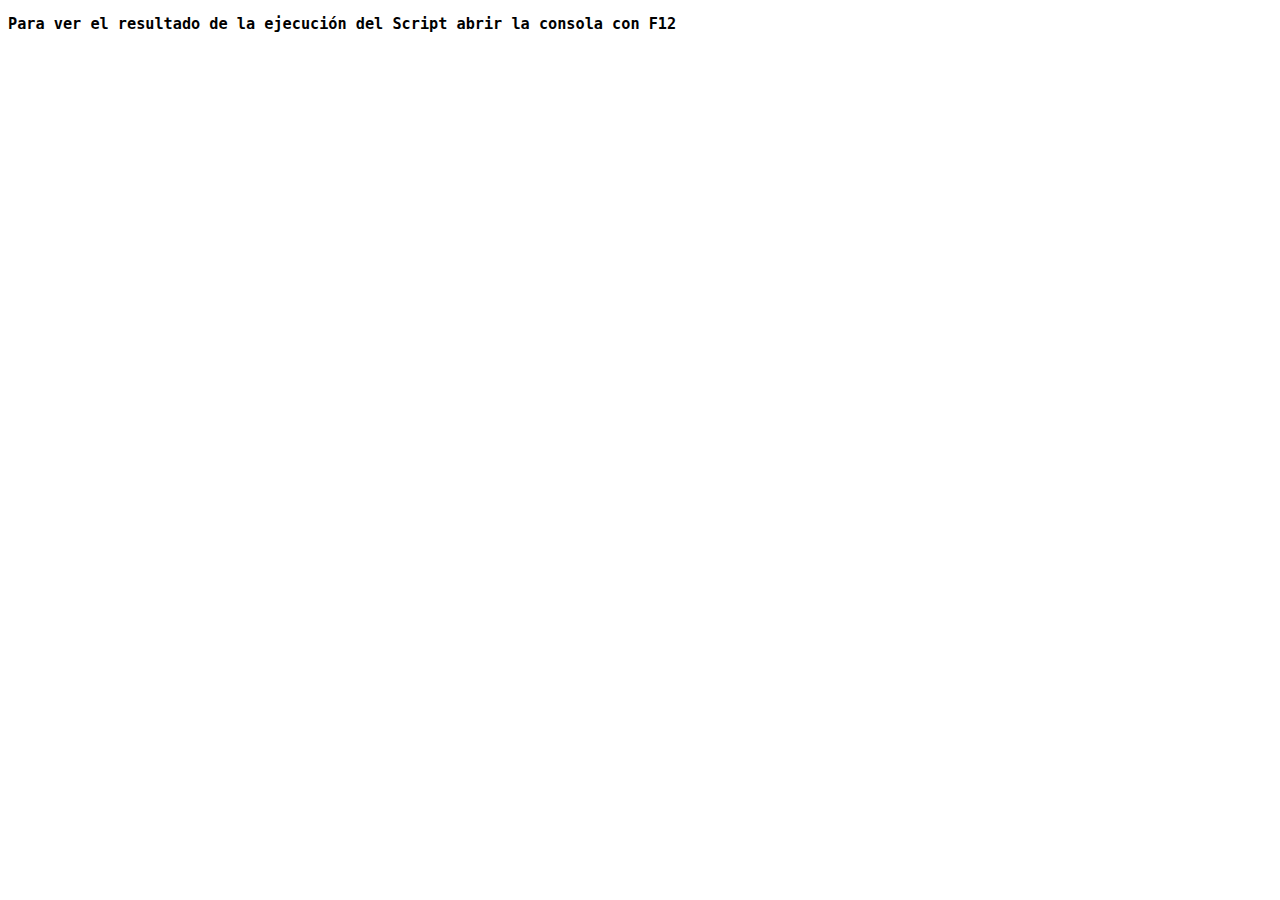
<file: demosJavascriptBasico/jsClasesES6.html>
<!DOCTYPE html>
<html>
<head lang="en">
    <meta charset="UTF-8">
    <title>Herencia</title>
    <style>
        *{
            font-family: monospace;
        }
    </style>
</head>
<body>
    <h3>Para ver el resultado de la ejecución del Script abrir la consola con F12</h3>
    <script>    

        class Point {
            
            constructor(x, y) {
                this.x = x;
                this.y = y;
            }

            static staticMethod() {
                return 'static method result';
            }

            toString() {
                return `(${this.x}, ${this.y})`;
            }
        }


        class ColorPoint extends Point {
            constructor(x, y, color) {
                super(x, y); // (A)
                this.color = color;
            }
            toString() {
                return super.toString() + ' in ' + this.color; // (B)
            }
        }


        var p = new Point(25, 8);
        console.log(p.toString());


        const cp = new ColorPoint(25, 8, 'green');
        console.log(cp.toString());



        class Person {
            constructor(name) {
                this.name = name;
            }
            toString() {
                return `Person named ${this.name}`;
            }
            static logNames(persons) {
                for (const person of persons) {
                    console.log(person.name);
                }
            }
        }

        class Employee extends Person {
            constructor(name, title) {
                super(name);
                this.title = title;
            }
            toString() {
                return `${super.toString()} (${this.title})`;
            }
        }

        const jane = new Employee('Jane', 'CTO');
        console.log(jane.toString()); // Person named Jane (CTO)



    </script>
</body>
</html>
</file>
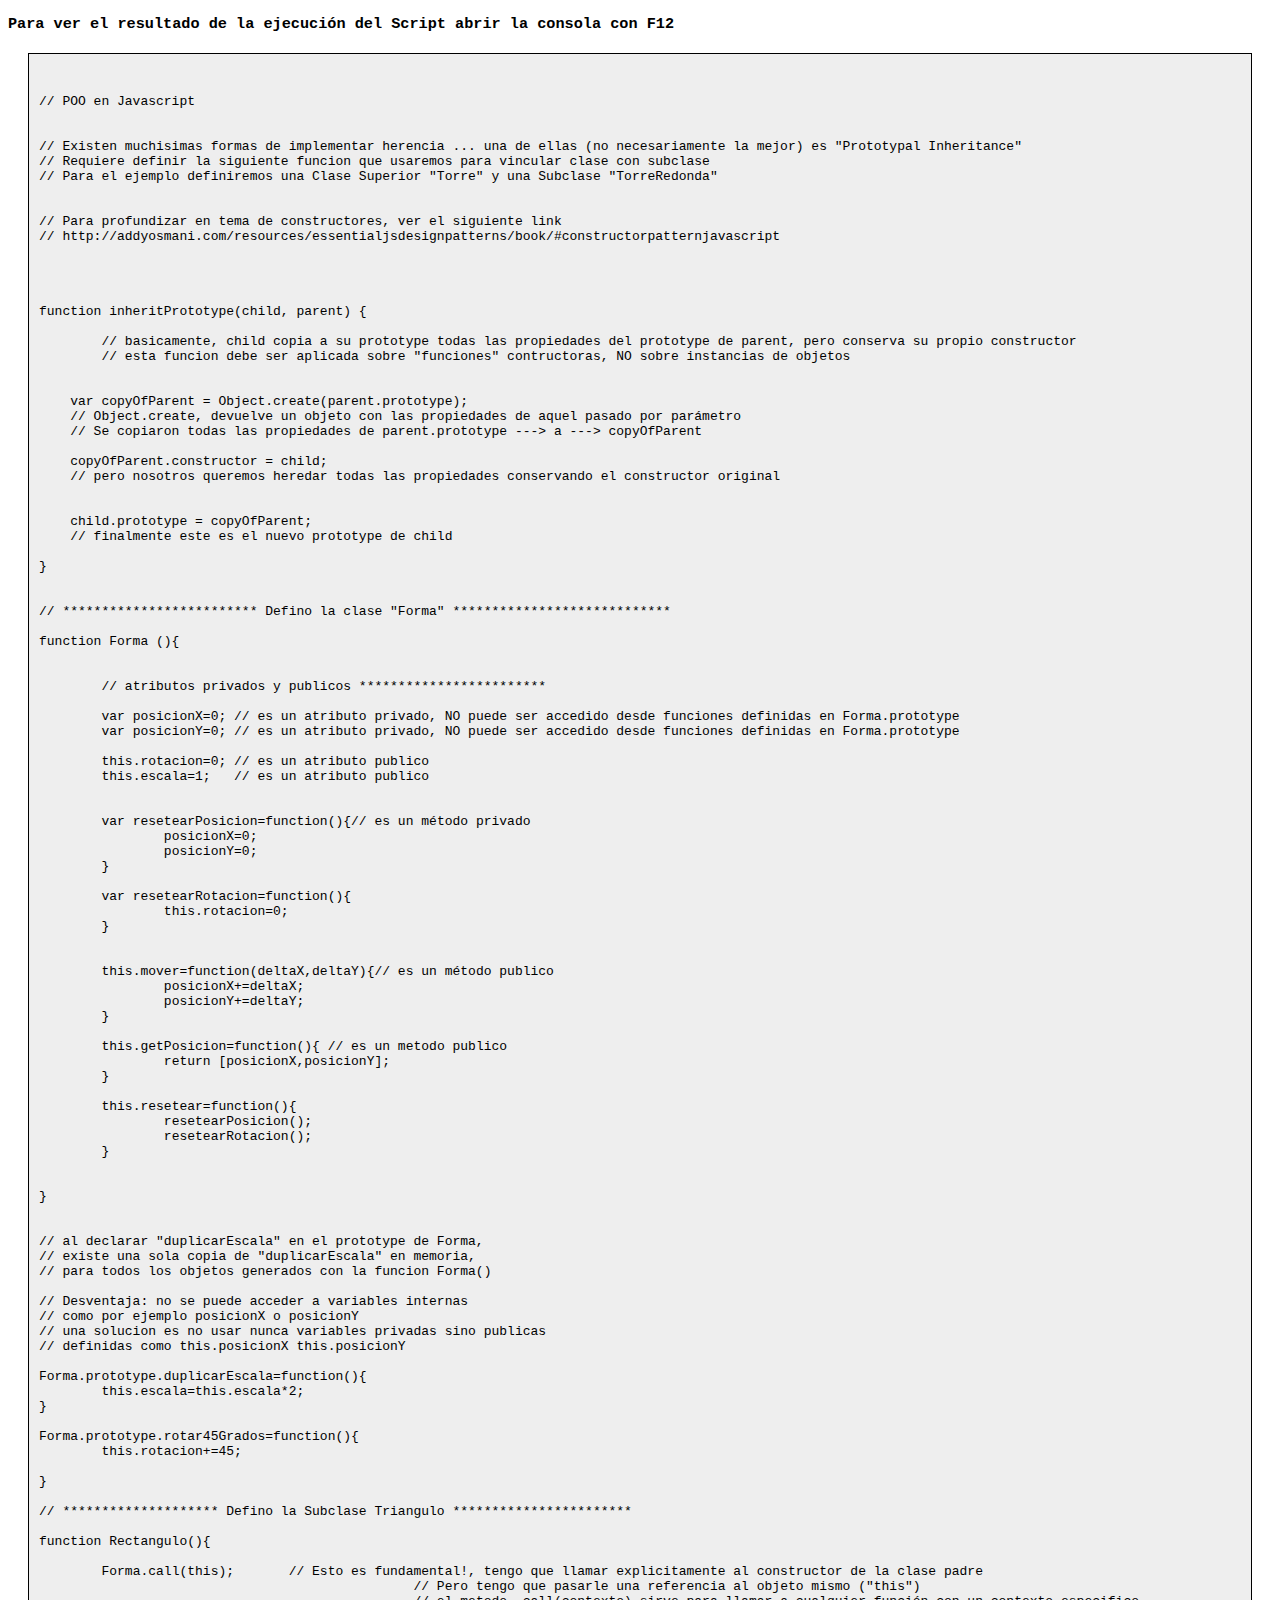
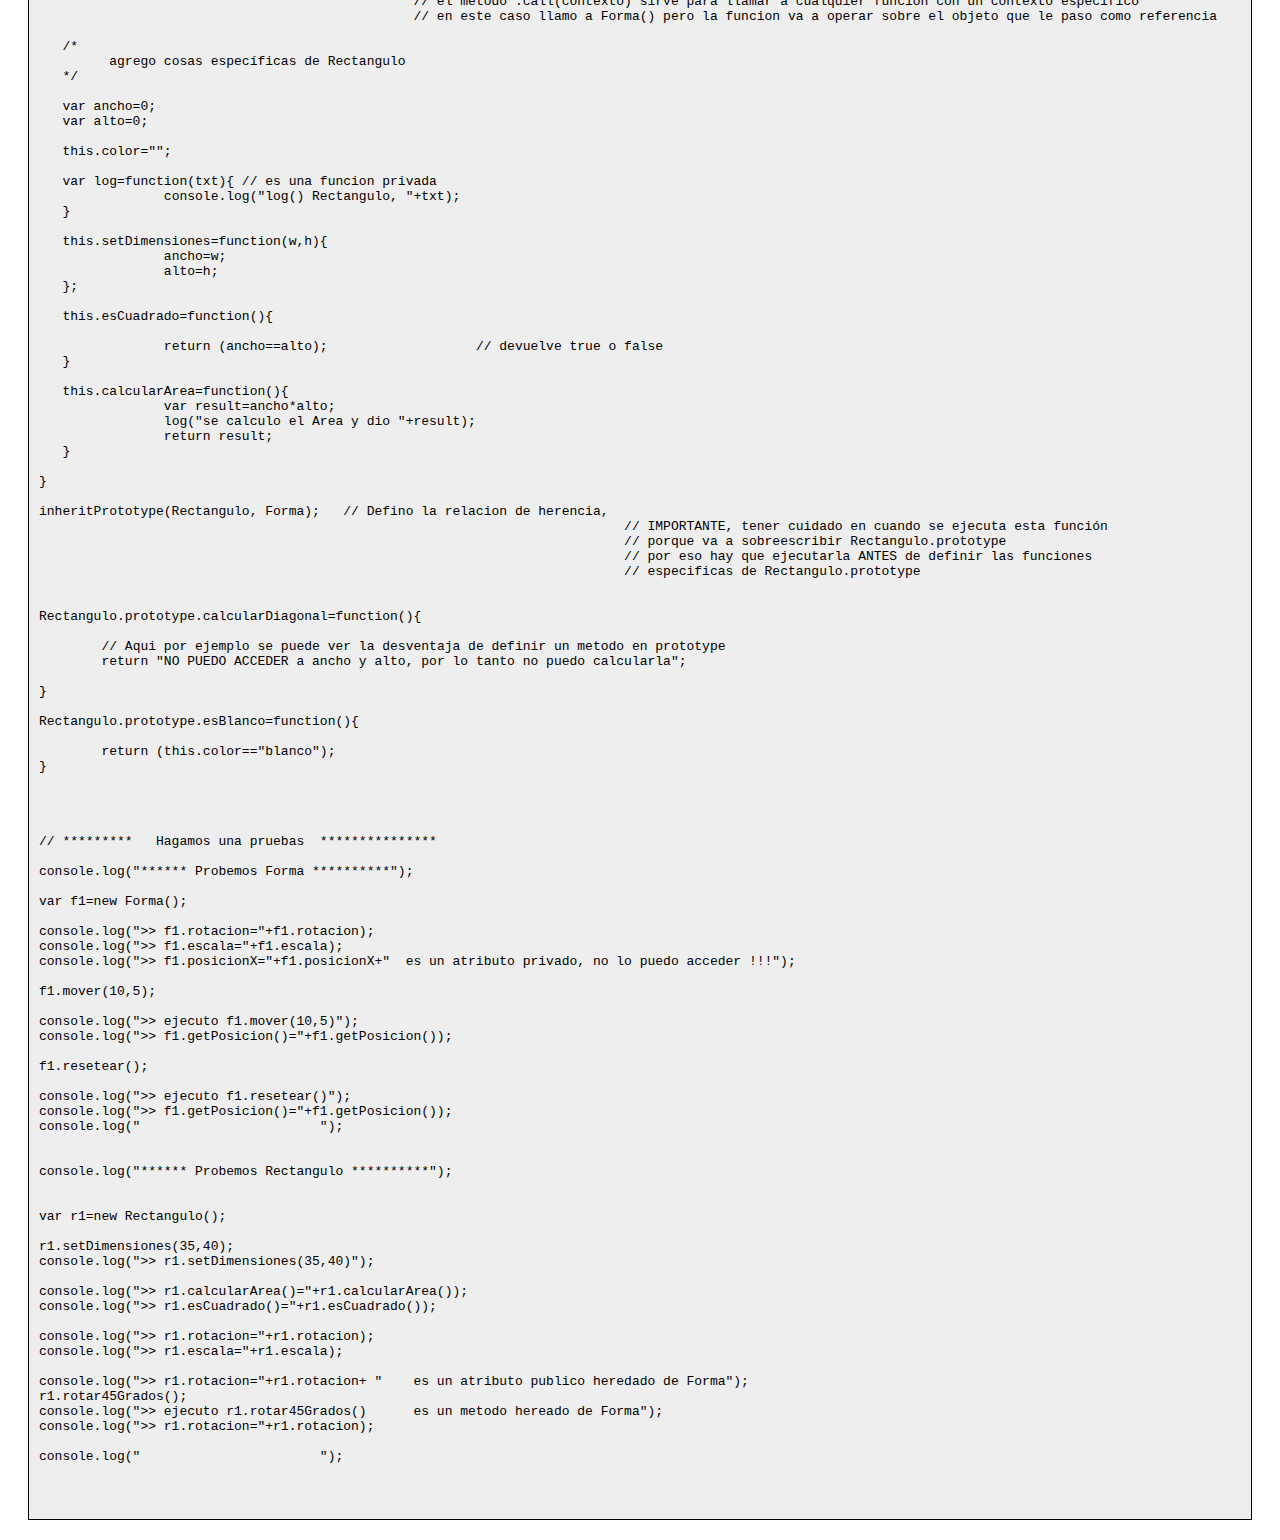
<file: demosJavascriptBasico/jsHerencia.html>
<!DOCTYPE html>
<html>
<head lang="en">
    <meta charset="UTF-8">
    <title>Herencia</title>
    <style>
        *{
            font-family: monospace;
        }
    </style>
</head>
<body>
<script>
	

// POO en Javascript


// Existen muchisimas formas de implementar herencia ... una de ellas (no necesariamente la mejor) es "Prototypal Inheritance"
// Requiere definir la siguiente funcion que usaremos para vincular clase con subclase
// Para el ejemplo definiremos una Clase Superior "Torre" y una Subclase "TorreRedonda"


// Para profundizar en tema de constructores, ver el siguiente link 
// http://addyosmani.com/resources/essentialjsdesignpatterns/book/#constructorpatternjavascript




function inheritPrototype(child, parent) {

	// basicamente, child copia a su prototype todas las propiedades del prototype de parent, pero conserva su propio constructor
	// esta funcion debe ser aplicada sobre "funciones" contructoras, NO sobre instancias de objetos
	
    var copyOfParent = Object.create(parent.prototype); // Object.create, devuelve un objeto con las propiedades de aquel pasado por parámetro
    													// Se copiaron todas las propiedades de parent.prototype ---> a ---> copyOfParent
    
    copyOfParent.constructor = child; 				    // pero nosotros queremos heredar todas las propiedades conservando el constructor original
       														 
    child.prototype = copyOfParent;   					// finalmente este es el nuevo prototype de child

}


// ************************* Defino la clase "Forma" ****************************

function Forma (){


	// atributos privados y publicos ************************

	var posicionX=0; // es un atributo privado, NO puede ser accedido desde funciones definidas en Forma.prototype
	var posicionY=0; // es un atributo privado, NO puede ser accedido desde funciones definidas en Forma.prototype
		
	this.rotacion=0; // es un atributo publico
	this.escala=1;   // es un atributo publico


	var resetearPosicion=function(){// es un método privado
		posicionX=0;
		posicionY=0;
	}

	var resetearRotacion=function(){
		this.rotacion=0;
	}
	
	this.mover=function(deltaX,deltaY){// es un método publico
		posicionX+=deltaX;			   
		posicionY+=deltaY;				
	}

	this.getPosicion=function(){ // es un metodo publico
		return [posicionX,posicionY];
	}

	this.resetear=function(){
		resetearPosicion();
		resetearRotacion();
	}

	
}


// al declarar "duplicarEscala" en el prototype de Forma, 
// existe una sola copia de "duplicarEscala" en memoria, 
// para todos los objetos generados con la funcion Forma()

// Desventaja: no se puede acceder a variables internas
// como por ejemplo posicionX o posicionY
// una solucion es no usar nunca variables privadas sino publicas
// definidas como this.posicionX this.posicionY

Forma.prototype.duplicarEscala=function(){ 
	this.escala=this.escala*2;
}

Forma.prototype.rotar45Grados=function(){
	this.rotacion+=45;		
		
}

// ******************** Defino la Subclase Triangulo ***********************

function Rectangulo(){

	Forma.call(this); 	// Esto es fundamental!, tengo que llamar explicitamente al constructor de la clase padre
						// Pero tengo que pasarle una referencia al objeto mismo ("this") 
						// el metodo .call(contexto) sirve para llamar a cualquier función con un contexto especifico
						// en este caso llamo a Forma() pero la funcion va a operar sobre el objeto que le paso como referencia

   /*
	 agrego cosas específicas de Rectangulo
   */
   
   var ancho=0;
   var alto=0;

   this.color="";

   var log=function(txt){ // es una funcion privada
   		console.log("log() Rectangulo, "+txt);
   }

   this.setDimensiones=function(w,h){
   		ancho=w;
   		alto=h;
   };

   this.esCuadrado=function(){

   		return (ancho==alto); 			// devuelve true o false
   }

   this.calcularArea=function(){
   		var result=ancho*alto;
   		log("se calculo el Area y dio "+result);
   	 	return result;
   }

}

inheritPrototype(Rectangulo, Forma);   // Defino la relacion de herencia,  
									   // IMPORTANTE, tener cuidado en cuando se ejecuta esta función
									   // porque va a sobreescribir Rectangulo.prototype
									   // por eso hay que ejecutarla ANTES de definir las funciones 
									   // especificas de Rectangulo.prototype									   


Rectangulo.prototype.calcularDiagonal=function(){

	// Aqui por ejemplo se puede ver la desventaja de definir un metodo en prototype
	return "NO PUEDO ACCEDER a ancho y alto, por lo tanto no puedo calcularla";
	
}

Rectangulo.prototype.esBlanco=function(){

	return (this.color=="blanco");
}




// *********   Hagamos una pruebas  ***************

console.log("****** Probemos Forma **********");

var f1=new Forma();

console.log(">> f1.rotacion="+f1.rotacion);
console.log(">> f1.escala="+f1.escala);
console.log(">> f1.posicionX="+f1.posicionX+"  es un atributo privado, no lo puedo acceder !!!");

f1.mover(10,5);

console.log(">> ejecuto f1.mover(10,5)");
console.log(">> f1.getPosicion()="+f1.getPosicion());

f1.resetear();

console.log(">> ejecuto f1.resetear()");
console.log(">> f1.getPosicion()="+f1.getPosicion());
console.log("                       ");


console.log("****** Probemos Rectangulo **********");


var r1=new Rectangulo();

r1.setDimensiones(35,40);
console.log(">> r1.setDimensiones(35,40)");

console.log(">> r1.calcularArea()="+r1.calcularArea());
console.log(">> r1.esCuadrado()="+r1.esCuadrado());

console.log(">> r1.rotacion="+r1.rotacion);
console.log(">> r1.escala="+r1.escala);

console.log(">> r1.rotacion="+r1.rotacion+ "    es un atributo publico heredado de Forma");
r1.rotar45Grados();
console.log(">> ejecuto r1.rotar45Grados()      es un metodo hereado de Forma");
console.log(">> r1.rotacion="+r1.rotacion);

console.log("                       ");


</script>


<h3>Para ver el resultado de la ejecución del Script abrir la consola con F12</h3>

<pre style="margin:20px;border:1px solid black;background-color:#EEEEEE; padding:10px;">


// POO en Javascript


// Existen muchisimas formas de implementar herencia ... una de ellas (no necesariamente la mejor) es "Prototypal Inheritance"
// Requiere definir la siguiente funcion que usaremos para vincular clase con subclase
// Para el ejemplo definiremos una Clase Superior "Torre" y una Subclase "TorreRedonda"


// Para profundizar en tema de constructores, ver el siguiente link 
// http://addyosmani.com/resources/essentialjsdesignpatterns/book/#constructorpatternjavascript




function inheritPrototype(child, parent) {

	// basicamente, child copia a su prototype todas las propiedades del prototype de parent, pero conserva su propio constructor
	// esta funcion debe ser aplicada sobre "funciones" contructoras, NO sobre instancias de objetos
	

    var copyOfParent = Object.create(parent.prototype); 
    // Object.create, devuelve un objeto con las propiedades de aquel pasado por parámetro
    // Se copiaron todas las propiedades de parent.prototype ---> a ---> copyOfParent
    
    copyOfParent.constructor = child; 				    
    // pero nosotros queremos heredar todas las propiedades conservando el constructor original
    

    child.prototype = copyOfParent;   					
    // finalmente este es el nuevo prototype de child

}


// ************************* Defino la clase "Forma" ****************************

function Forma (){


	// atributos privados y publicos ************************

	var posicionX=0; // es un atributo privado, NO puede ser accedido desde funciones definidas en Forma.prototype
	var posicionY=0; // es un atributo privado, NO puede ser accedido desde funciones definidas en Forma.prototype
		
	this.rotacion=0; // es un atributo publico
	this.escala=1;   // es un atributo publico


	var resetearPosicion=function(){// es un método privado
		posicionX=0;
		posicionY=0;
	}

	var resetearRotacion=function(){
		this.rotacion=0;
	}

	
	this.mover=function(deltaX,deltaY){// es un método publico
		posicionX+=deltaX;			   
		posicionY+=deltaY;				
	}

	this.getPosicion=function(){ // es un metodo publico
		return [posicionX,posicionY];
	}

	this.resetear=function(){
		resetearPosicion();
		resetearRotacion();
	}

	
}


// al declarar "duplicarEscala" en el prototype de Forma, 
// existe una sola copia de "duplicarEscala" en memoria, 
// para todos los objetos generados con la funcion Forma()

// Desventaja: no se puede acceder a variables internas
// como por ejemplo posicionX o posicionY
// una solucion es no usar nunca variables privadas sino publicas
// definidas como this.posicionX this.posicionY

Forma.prototype.duplicarEscala=function(){ 
	this.escala=this.escala*2;
}

Forma.prototype.rotar45Grados=function(){
	this.rotacion+=45;		
		
}

// ******************** Defino la Subclase Triangulo ***********************

function Rectangulo(){

	Forma.call(this); 	// Esto es fundamental!, tengo que llamar explicitamente al constructor de la clase padre
						// Pero tengo que pasarle una referencia al objeto mismo ("this") 
						// el metodo .call(contexto) sirve para llamar a cualquier función con un contexto especifico
						// en este caso llamo a Forma() pero la funcion va a operar sobre el objeto que le paso como referencia

   /*
	 agrego cosas específicas de Rectangulo
   */
   
   var ancho=0;
   var alto=0;

   this.color="";

   var log=function(txt){ // es una funcion privada
   		console.log("log() Rectangulo, "+txt);
   }

   this.setDimensiones=function(w,h){
   		ancho=w;
   		alto=h;
   };

   this.esCuadrado=function(){

   		return (ancho==alto); 			// devuelve true o false
   }

   this.calcularArea=function(){
   		var result=ancho*alto;
   		log("se calculo el Area y dio "+result);
   	 	return result;
   }

}

inheritPrototype(Rectangulo, Forma);   // Defino la relacion de herencia,  
									   // IMPORTANTE, tener cuidado en cuando se ejecuta esta función
									   // porque va a sobreescribir Rectangulo.prototype
									   // por eso hay que ejecutarla ANTES de definir las funciones 
									   // especificas de Rectangulo.prototype									   


Rectangulo.prototype.calcularDiagonal=function(){

	// Aqui por ejemplo se puede ver la desventaja de definir un metodo en prototype
	return "NO PUEDO ACCEDER a ancho y alto, por lo tanto no puedo calcularla";
	
}

Rectangulo.prototype.esBlanco=function(){

	return (this.color=="blanco");
}




// *********   Hagamos una pruebas  ***************

console.log("****** Probemos Forma **********");

var f1=new Forma();

console.log(">> f1.rotacion="+f1.rotacion);
console.log(">> f1.escala="+f1.escala);
console.log(">> f1.posicionX="+f1.posicionX+"  es un atributo privado, no lo puedo acceder !!!");

f1.mover(10,5);

console.log(">> ejecuto f1.mover(10,5)");
console.log(">> f1.getPosicion()="+f1.getPosicion());

f1.resetear();

console.log(">> ejecuto f1.resetear()");
console.log(">> f1.getPosicion()="+f1.getPosicion());
console.log("                       ");


console.log("****** Probemos Rectangulo **********");


var r1=new Rectangulo();

r1.setDimensiones(35,40);
console.log(">> r1.setDimensiones(35,40)");

console.log(">> r1.calcularArea()="+r1.calcularArea());
console.log(">> r1.esCuadrado()="+r1.esCuadrado());

console.log(">> r1.rotacion="+r1.rotacion);
console.log(">> r1.escala="+r1.escala);

console.log(">> r1.rotacion="+r1.rotacion+ "    es un atributo publico heredado de Forma");
r1.rotar45Grados();
console.log(">> ejecuto r1.rotar45Grados()      es un metodo hereado de Forma");
console.log(">> r1.rotacion="+r1.rotacion);

console.log("                       ");



</pre>




</body>
</file>
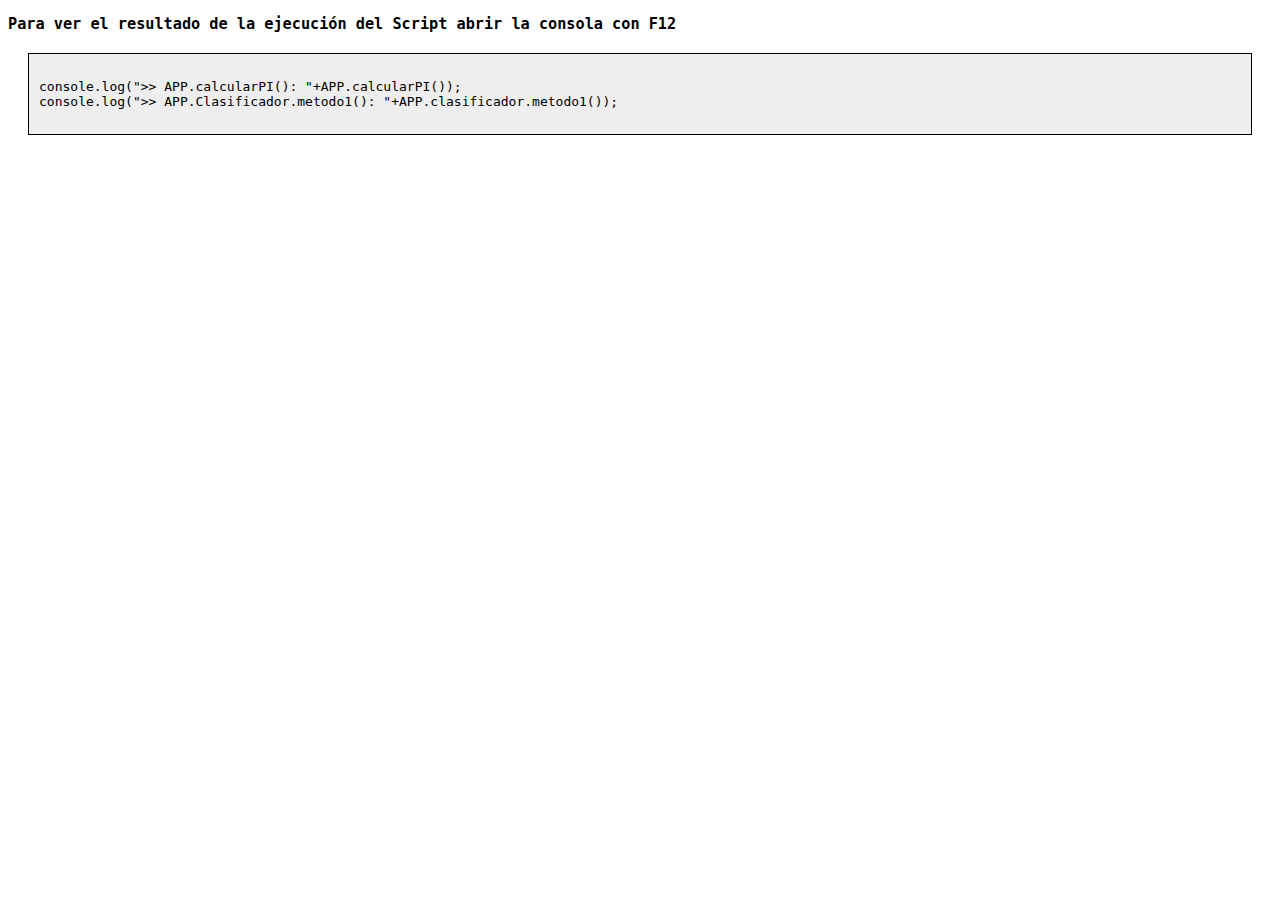
<file: demosJavascriptBasico/jsModulo.html>
<!DOCTYPE html>
<html>
<head lang="en">
    <meta charset="UTF-8">
    <title>Modulos</title>
    <style>
        *{
            font-family: monospace;
        }
    </style>
</head>
<body>

<script src="js/modulo1.js"></script>
<script src="js/modulo2.js"></script>
<script>


console.log(">> APP.calcularPI(): "+APP.calcularPI());
console.log(">> APP.Clasificador.metodo1(): "+APP.clasificador.metodo1());

</script>

<h3>Para ver el resultado de la ejecución del Script abrir la consola con F12</h3>

<pre style="margin:20px;border:1px solid black;background-color:#EEEEEE; padding:10px;">

console.log(">> APP.calcularPI(): "+APP.calcularPI());
console.log(">> APP.Clasificador.metodo1(): "+APP.clasificador.metodo1());

</pre>
</body>
</html>
</file>
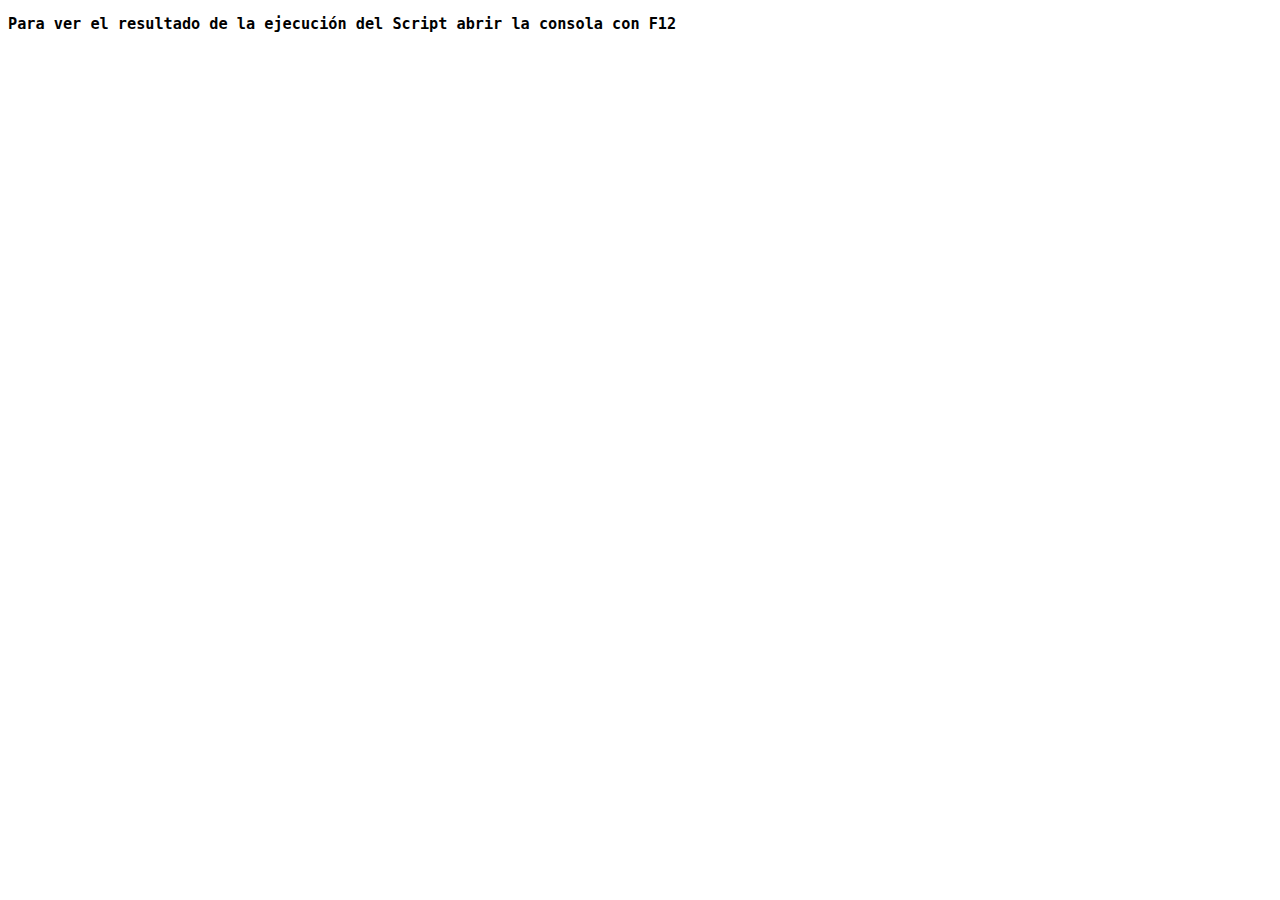
<file: demosJavascriptBasico/jsObject.html>
<!DOCTYPE html>
<html>
<head lang="en">
    <meta charset="UTF-8">
    <title>Object</title>
    <style>
        *{
            font-family: monospace;
        }
    </style>
</head>
<body>

<script>

	var a="999";

	function UnObjeto(valor1, valor2, valor3){
		
		var varPrivada1="secreto 1";
		var varPrivada2="secreto 2"
		
		function fnPrivada(a,b){
			return a*b;
		}

		this.metodoPublico1=function(param1, param2){
			//
			var a=1;
			var b=2;
			
			console.log("  this.metodoPublico1, a="+a);
			var resultado=param1+" "+param2+" "+a+" "+b+" valores de variables privadas:"+varPrivada1+" "+varPrivada2;
			
			return resultado;
		}
		
		this.metodoPublico2=function(){
			
			var resultado=" ******  "+this.metodoPublico1("manzanas","peras")+"  6x4="+fnPrivada(6,4);
			
			return resultado;
        }
        
	};



	var o = new UnObjeto();
	

	console.log("a="+a);	
	console.log("o.metodoPublico1: "+ o.metodoPublico1("hola","que tal?"));	
	console.log("o.metodoPublico2: "+o.metodoPublico2());
	
	
	
</script>
<h3>Para ver el resultado de la ejecución del Script abrir la consola con F12</h3>

</body>
</html>
</file>
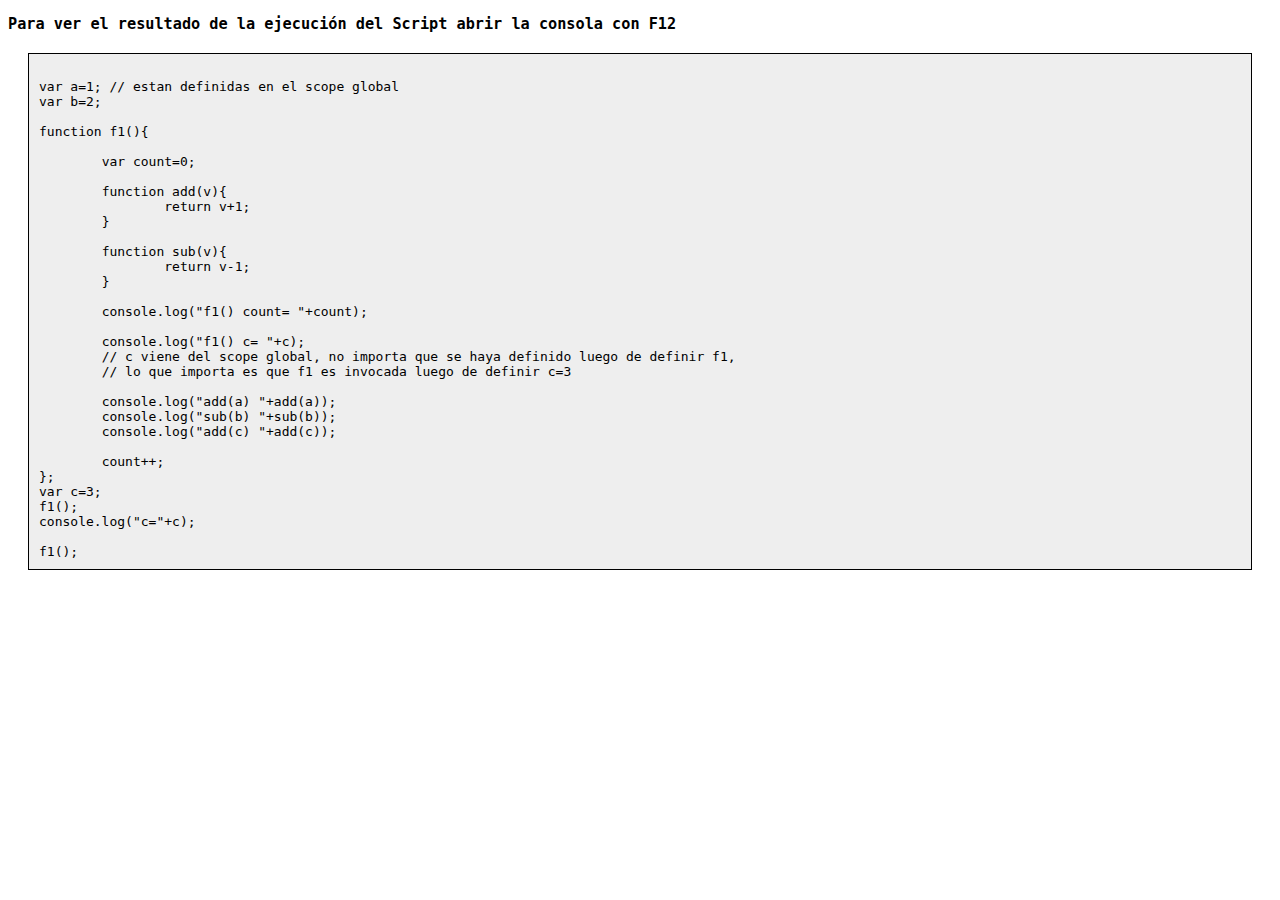
<file: demosJavascriptBasico/jsVarScope.html>
<!DOCTYPE html>
<html>
<head lang="en">
    <meta charset="UTF-8"> 
    <style>
        *{
            font-family: monospace;
        }
    </style>       
</head>
<body>
<script>

    var a=1; // estan definidas en el scope global
    var b=2;

    function f1(){
        
        var count=0;
        count++;
        
        function add(v){
            return v+1;
        }
        
        function sub(v){
            return v-1;
        }

        console.log("f1() count= "+count);	        
        console.log("f1() c= "+c);	
        // c viene del scope global, no importa que se haya definido luego de definir f1, 
        // lo que importa es que f1 es invocada luego de definir c=3
                
        console.log("add(a) "+add(a));
        console.log("sub(b) "+sub(b));	
        console.log("add(c) "+add(c));	        
        c++;
    };

    var c=3;

    f1();
    console.log("c="+c);
    f1();
</script>

<h3>Para ver el resultado de la ejecución del Script abrir la consola con F12</h3>

<pre style="margin:20px;border:1px solid black;background-color:#EEEEEE; padding:10px;">

var a=1; // estan definidas en el scope global
var b=2;

function f1(){
	
	var count=0;
	
	function add(v){
		return v+1;
	}
	
	function sub(v){
		return v-1;
	}

	console.log("f1() count= "+count);	
	
	console.log("f1() c= "+c);	
	// c viene del scope global, no importa que se haya definido luego de definir f1, 
	// lo que importa es que f1 es invocada luego de definir c=3
	
	console.log("add(a) "+add(a));
	console.log("sub(b) "+sub(b));	
	console.log("add(c) "+add(c));	
	
	count++;
};
var c=3;
f1();
console.log("c="+c);

f1();
</pre>

<script>

    var c=10;
</script>
</body>
</file>
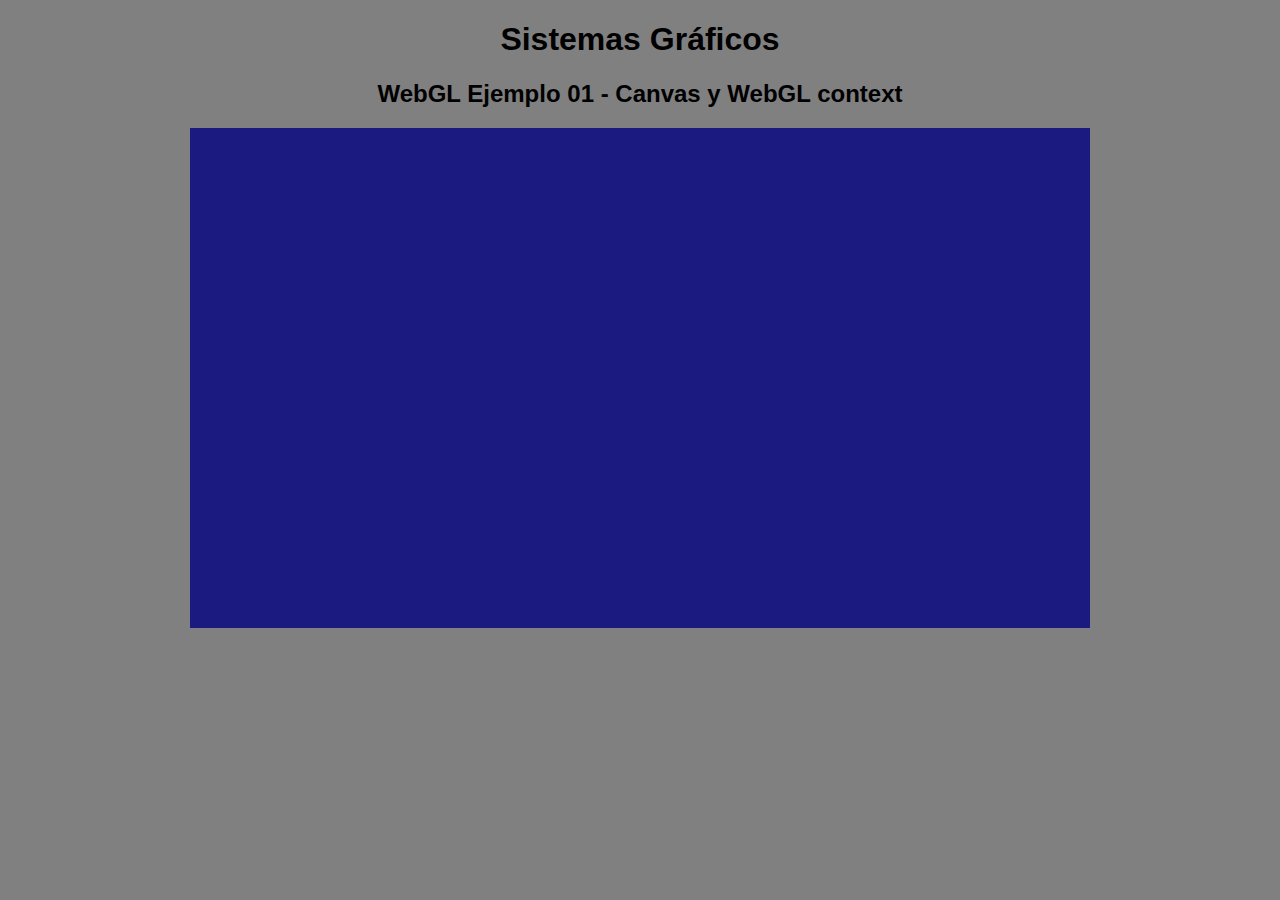
<file: demosWebGLBasicoClase1/01-Canvas.html>
<!doctype html>
<html>
<head>
    <title>Ejemplo 01 Canvas</title>
    
        <style>
            body{ 
                background-color: grey; 
                font-family:Arial, Helvetica, sans-serif;                
            }
            canvas{ 
                background-color: white; 
            }
            textarea{ 
                background-color: black; 
                background-color: white;
            }
            #titulo{
                text-align:center;
            }
        </style>
</head>

<body>
	<div id="titulo">		

        <h1>Sistemas Gráficos</h1>
        
        <h2>WebGL Ejemplo 01 - Canvas y WebGL context</h2>
        		
		<canvas id="my-canvas" width="900" height="500">
		    Your browser does not support the HTML5 canvas element.
        </canvas>	
        
	</div>

	<script>  

        function initWebGL(){

            // obtengo referencia al canvas
            canvas = document.getElementById("my-canvas");  

            try {
                gl = canvas.getContext("webgl");                                    
            } catch(e){
                alert("Error al obtener el contexto");
            }

            if(gl){ 				
                
                gl.clearColor(0.1, 0.1, 0.5, 1.0);	
                gl.clear( gl.COLOR_BUFFER_BIT);		// pinto el fondo de azul

            } else {    
                alert("Error: Su browser no soporta WebGL.");
            }

        }
        // El objeto window es la ventana del navegador. En metodo onload se ejecuta una vez que todo el documento
        // html esa completamente cargado y visible en la ventana
        window.onload=initWebGL;        

	</script>

</body>
</html>
</file>
<file: tp2/style.css>
html, body {
    width:  100%;
    height: 100%;
    margin: 0;
    border: 0;
    overflow: hidden; /*  Disable scrollbars */
    display: block;  /* No floating content on sides */
}

body{
    background-color: grey;
}
canvas{
    background-color: #9ce1a2;
}
textarea{
    background-color: black;
    foreground-color: white;
}
.center {
    text-align: center;
}
</file>
